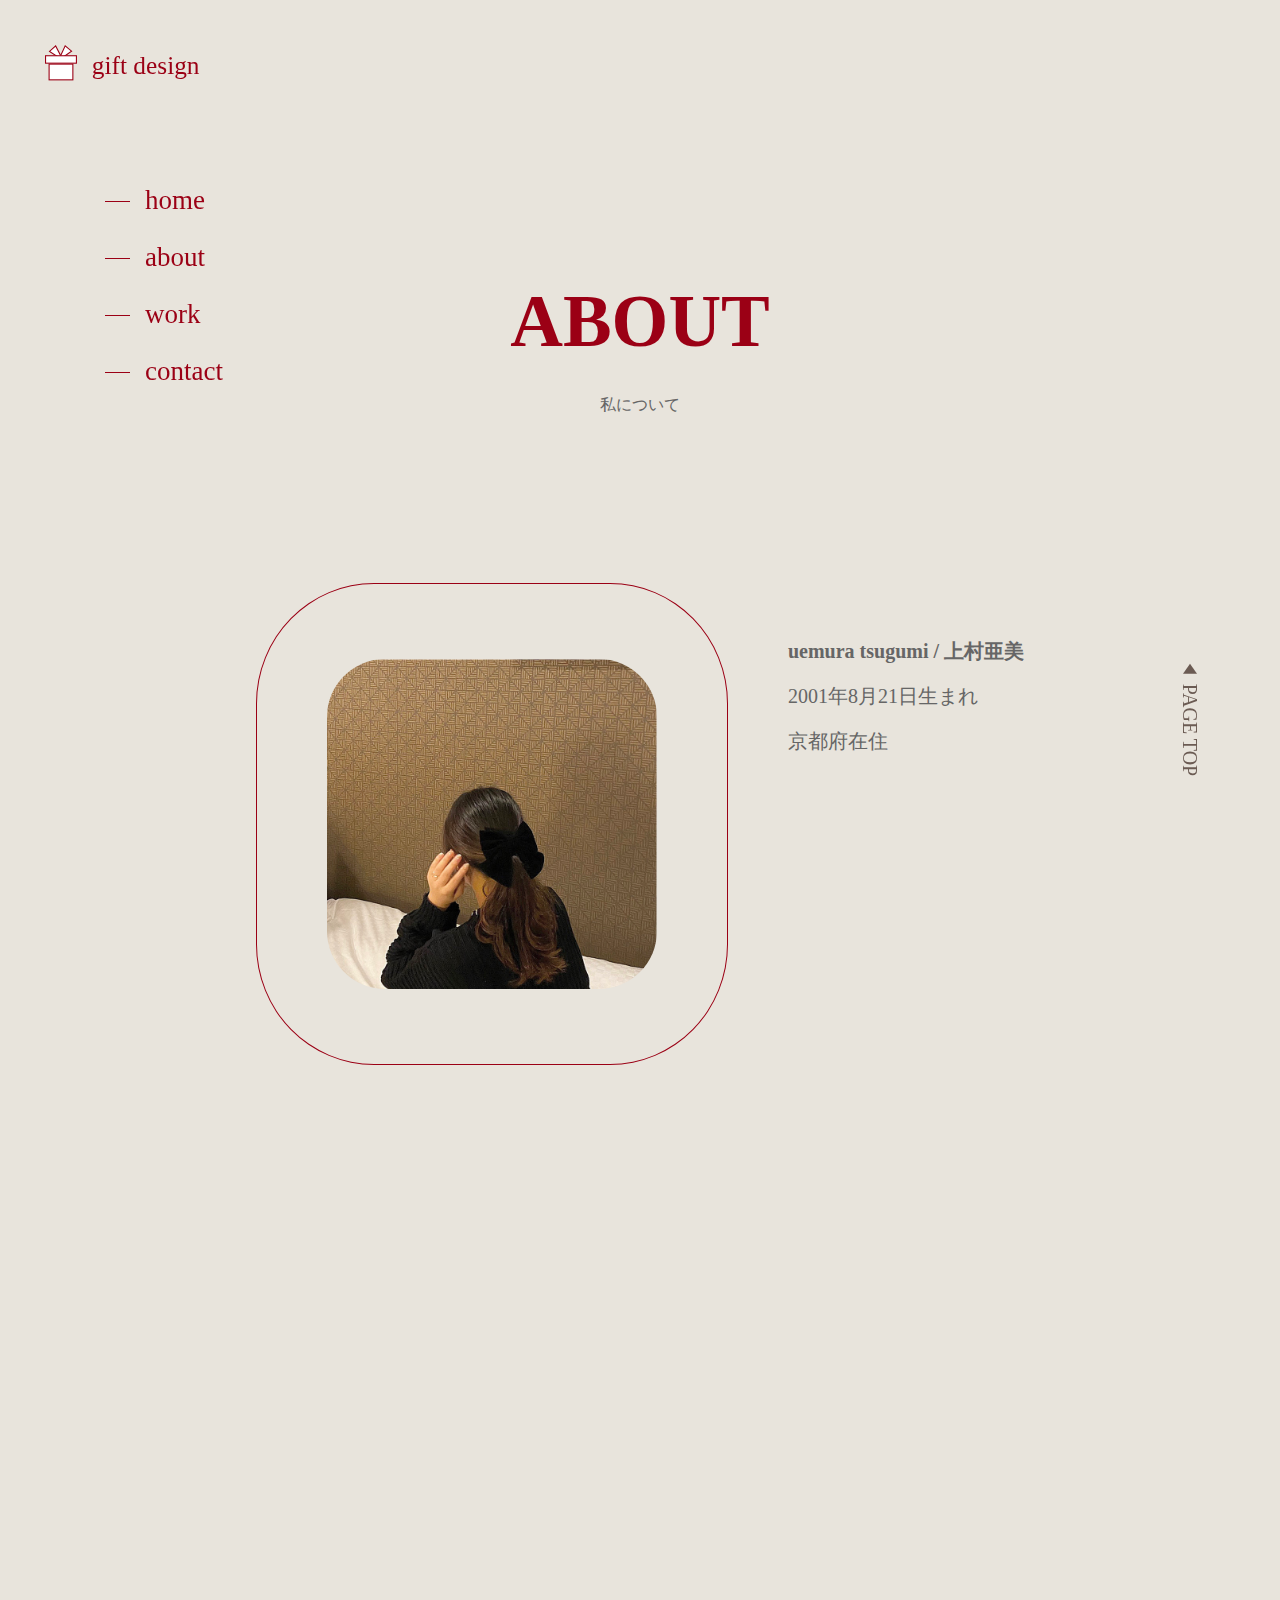
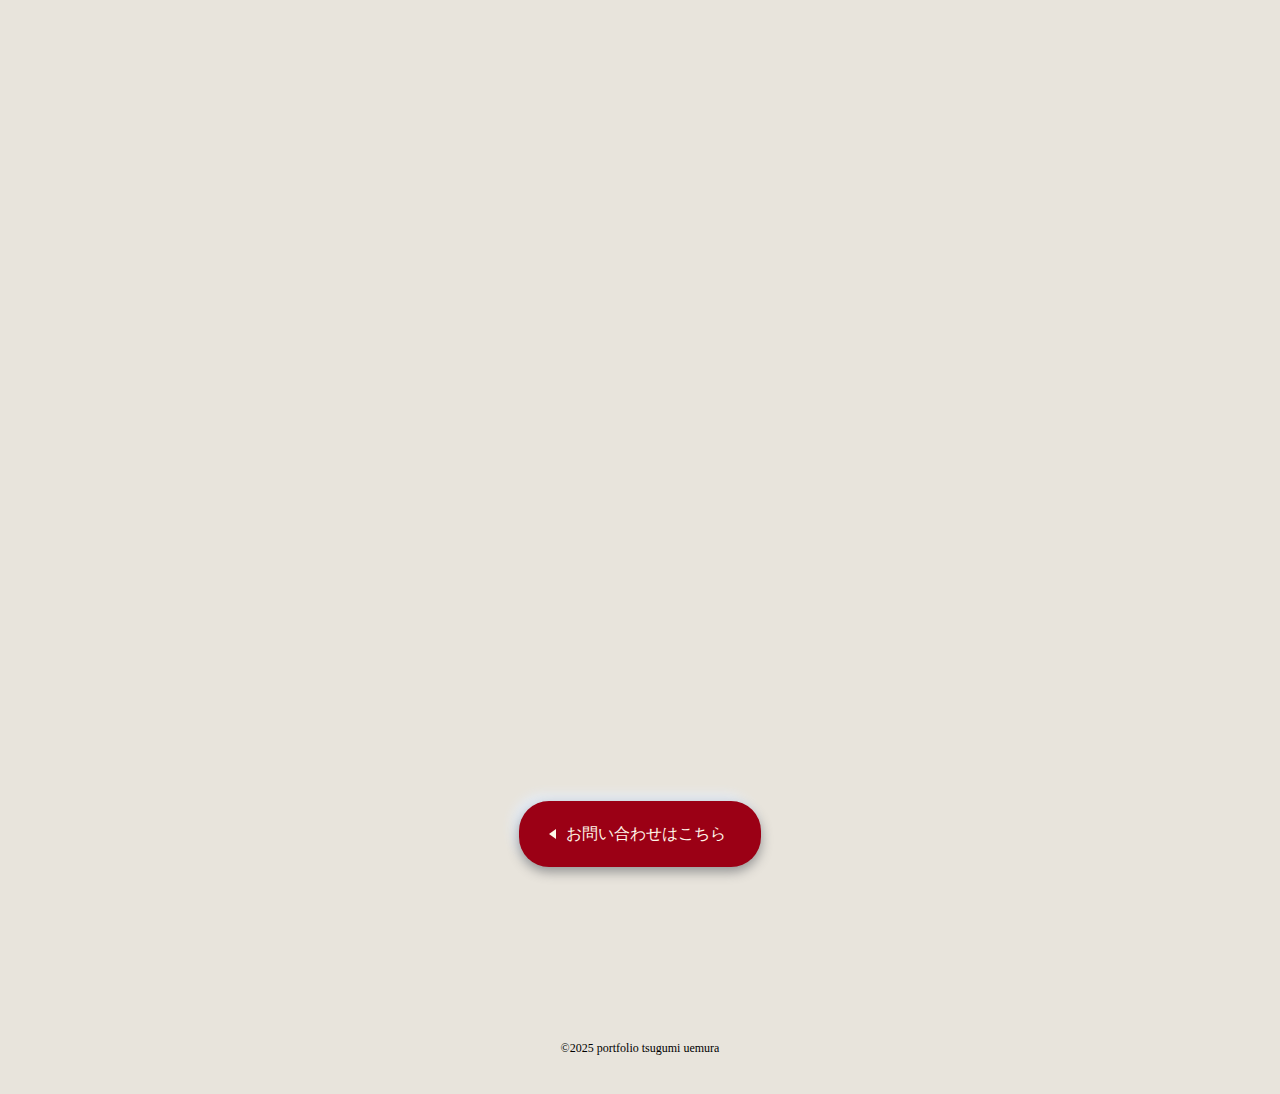
<file: about.html>
<!DOCTYPE html>
<html lang="ja">

<head>
    <meta charset="UTF-8">
    <meta name="viewport" content="width=device-width, initial-scale=1.0">
    <title>ABOUT</title>
    <link rel="icon" href="./favicon.io/favicon.ico">
    <link rel="apple-touch-icon" href="./favicon.io/apple-touch-icon.png">
    <link rel="preconnect" href="https://fonts.googleapis.com">
    <link rel="preconnect" href="https://fonts.gstatic.com" crossorigin>
    <link href="https://fonts.googleapis.com/css2?family=Zen+Old+Mincho&display=swap" rel="stylesheet">
    <link rel="stylesheet" href="./css/reset.css">
    <link rel="stylesheet" href="./css/style.css">
    <script src="https://ajax.googleapis.com/ajax/libs/jquery/3.7.1/jquery.min.js"></script>
    <script src="./jquery.inview.min.js"></script>
</head>

<body>
    <div class="sidebar">

        <div class="icon">
            <img src="images/svg_aikonn.svg" alt="アイコン">
        </div>


        <nav class="side-menu">
            <ul>
                <li><a href="index.html">home</a></li>
                <li><a href="about.html">about</a></li>
                <li><a href="works.html">work</a></li>
                <li><a href="#contact">contact</a></li>
            </ul>
        </nav>

        <div class="sp-btn">
            <span></span>
        </div>

        <nav class="sp-menu">
            <ul>
                <li><a href="index.html">home</a></li>
                <li><a href="about.html">about</a></li>
                <li><a href="works.html">work</a></li>
                <li><a href="#contact">contact</a></li>
            </ul>
        </nav>
    </div>

    <section id="about">
        <h2 class="section-title inview fadeUp">ABOUT</h2>
        <p class="section-sub inview fadeUp delay1">私について</p>

        <div class="about-profile inview fadeUp delay1">

            <div class="photo inview fadeUp delay1">
                <img src="images/1xjpg_about.jpg" alt="私の写真">
            </div>

            <div class="profile-text inview fadeUp delay1">
                <p class="profile-text1"><strong>uemura tsugumi / 上村亜美</strong></p>
                <p class="profile-text2">2001年8月21日生まれ</p>
                <p>京都府在住</p>
            </div>
        </div>

        <div class="about-message  inview fadeUp delay2">
            <p>
                元々は看護師として働いていました。<br>
                昔から、1から何かを作ったり、<br>
                好きを形にできる仕事に憧れがありました。<br>
                そんな中、現在とても需要の高いネット社会の中で<br>
                webデザインのお仕事があることを知りました。<br>
                夢をあきらめきれず、<br>
                2025年8月からデザインのオンラインスクールに通い<br>
                illustrator、Photoshopを使用したwebデザインについて<br>
                学びました。また、VScodeを使用しHTML/CSS、JavaScript、<br>
                jQueryのプログラミングも学びました。<br>
                まだまだ技術は未熟で勉強中ですが<br>
                デザインするときのわくわくを忘れず<br>
                お客様と楽しく、素敵なデザインを作っていきたいなと<br>
                思っております。
            </p>
        </div>
    </section>

    <section id="skill">
        <h2 class="section-title  inview fadeUp delay3">SKILL</h2>

        <div class="skill-list  inview fadeUp delay3">
            <div class="skill-item">
                <img src="images/svg_skill1.svg" alt="デザインアイコン">
                <h3>design</h3>
                <p>Illustrator / Photoshop</p>
            </div>

            <div class="skill-item">
                <img src="images/svg_skill2.svg" alt="スキルアイコン">
                <h3>coding</h3>
                <p>HTML / CSS / JavaScript</p>
            </div>
        </div>


        <div class="otoiawase-btn">
            <a href="index.html #contact" class="otoiawase">お問い合わせはこちら</a>
        </div>

    </section>
    <a class="pagetop" href="#" aria-label="ページの先頭へ戻る">
        <span class="pagetop_mark" aria-hidden="true"></span>
        <span class="pagetop_text">PAGE TOP</span>
    </a>
    <footer class="footer2">
        <p>©2025 portfolio tsugumi uemura</p>
    </footer>
    <script type="text/javascript">
        let submitted = false;
    </script>
    <iframe name="hidden_iframe" id="hidden_iframe" style="display: none"
        onload="if(submitted){window.location='thanks.html';}"></iframe>

    <script>


        $(function () {
            $('.sp-btn').on('click', function () {
                $('.sp-btn').toggleClass('open');
                $('.sp-menu').fadeToggle('open')
            });
        });
        // scroitop*スクロール量求められる。

        $(function () {
            $(".inview").on("inview", function (event, isInView) {
                if (isInView) {
                    $(this).stop().addClass("is-show");
                }
            });
        });

    </script>
</body>

</html>




</body>

</html>
</file>
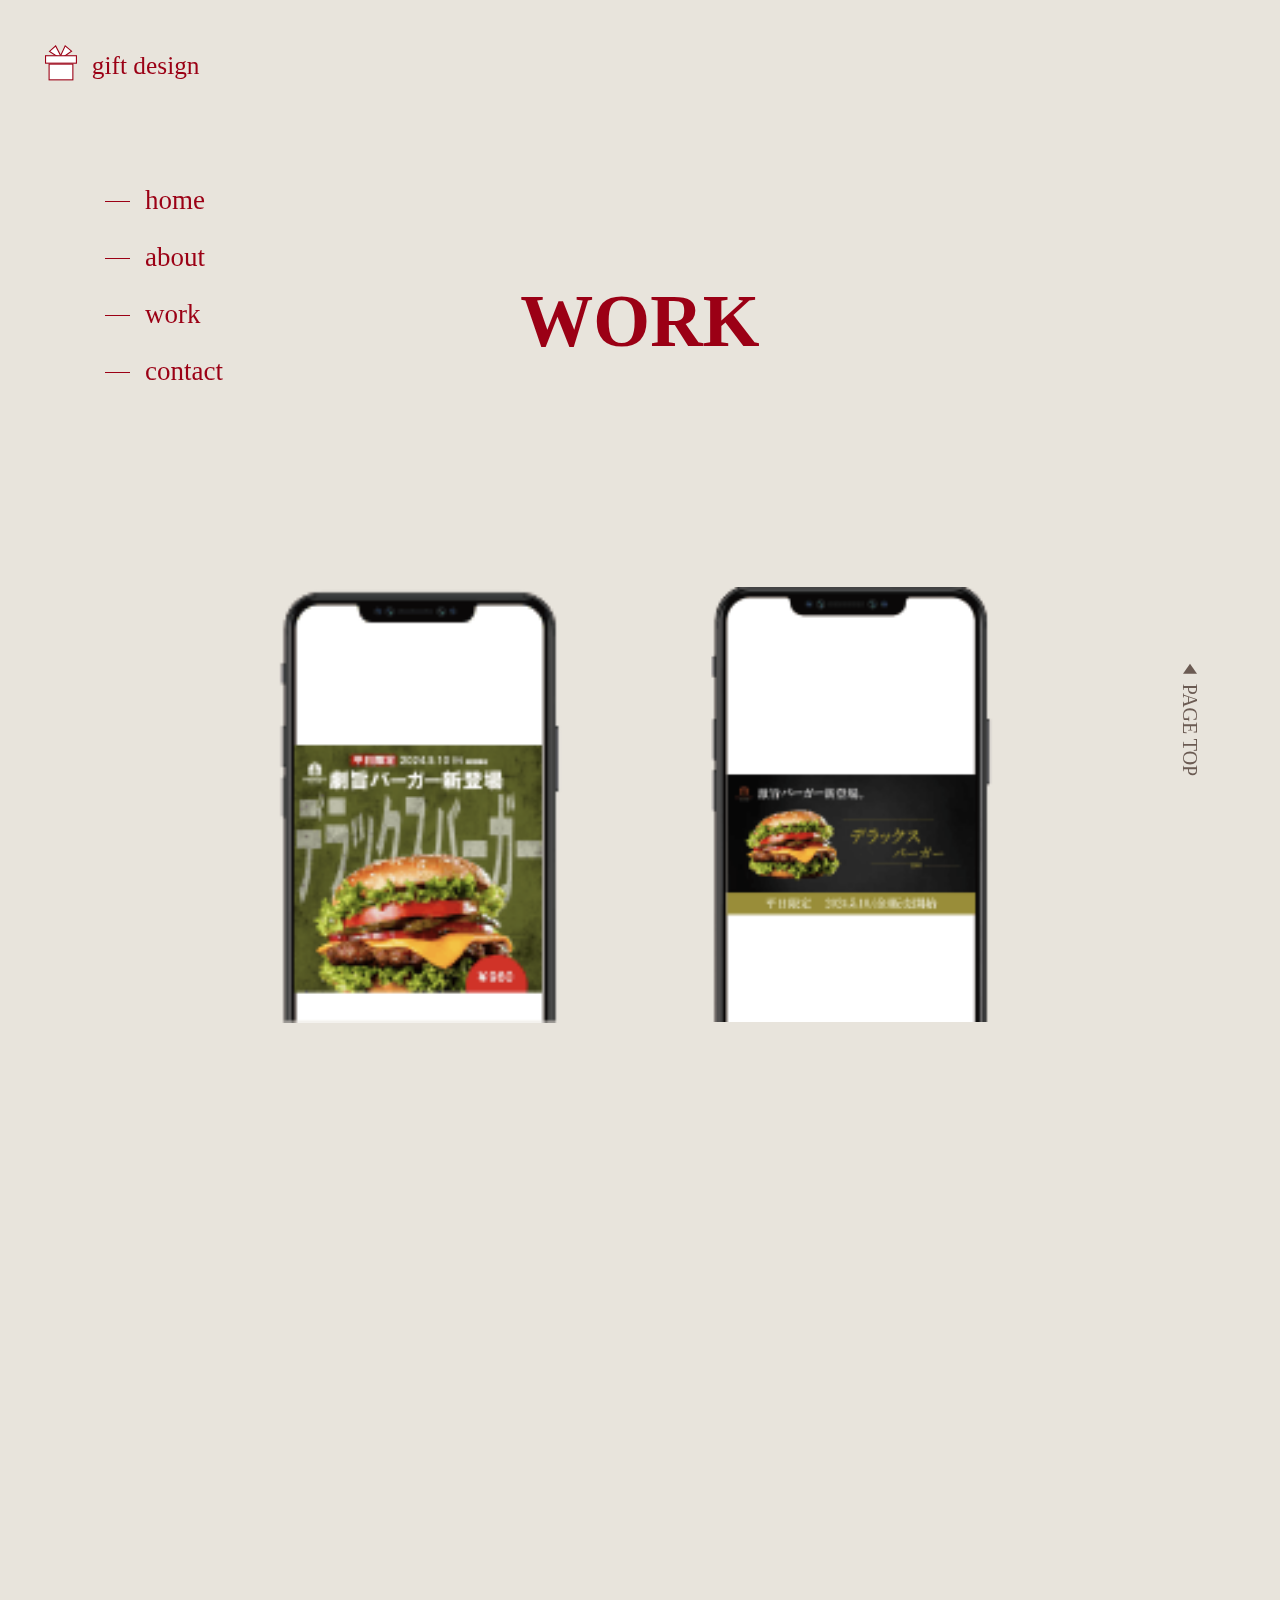
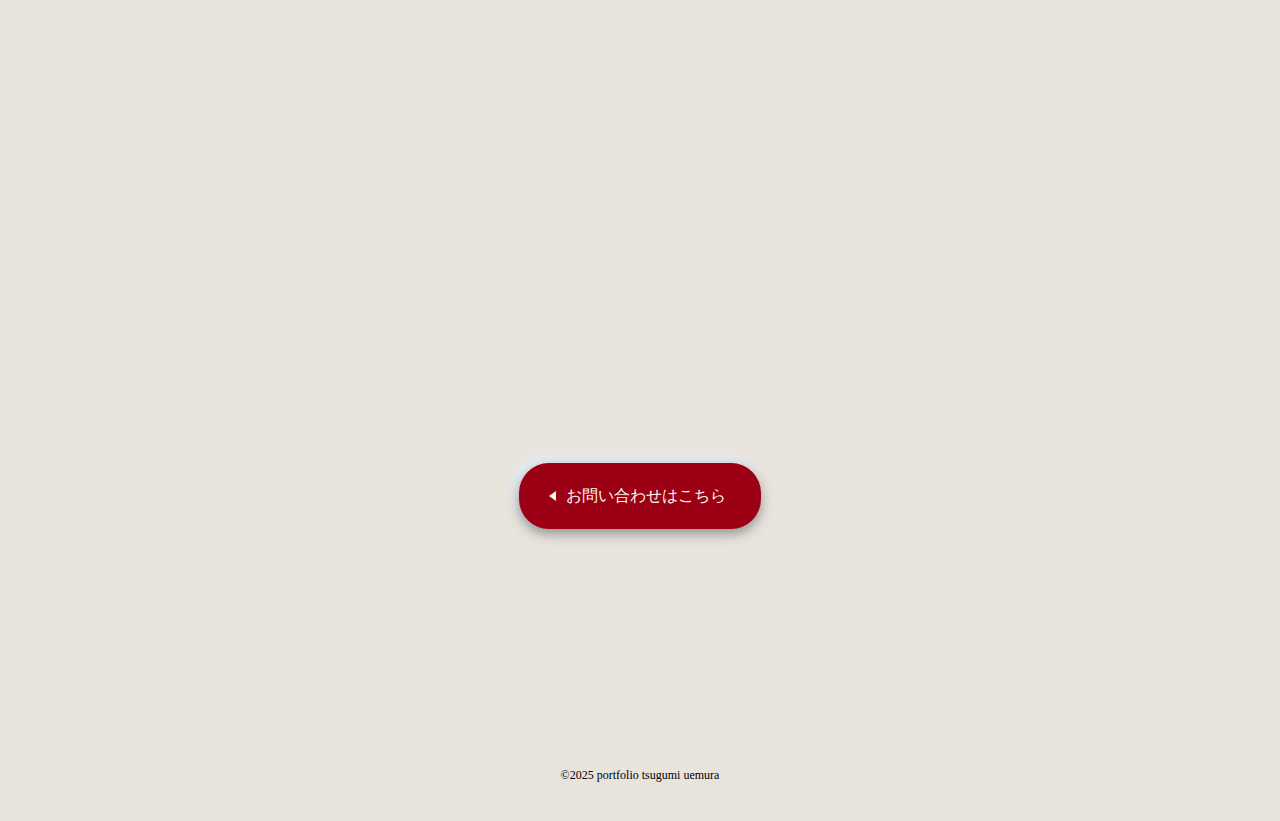
<file: ba-ga.html>
<!DOCTYPE html>
<html lang="ja">

<head>
    <meta charset="UTF-8">
    <meta name="viewport" content="width=device-width, initial-scale=1.0">
    <title>ABOUT</title>
    <link rel="icon" href="./favicon.io/favicon.ico">
    <link rel="apple-touch-icon" href="./favicon.io/apple-touch-icon.png">
    <link rel="preconnect" href="https://fonts.googleapis.com">
    <link rel="preconnect" href="https://fonts.gstatic.com" crossorigin>
    <link href="https://fonts.googleapis.com/css2?family=Zen+Old+Mincho&display=swap" rel="stylesheet">
    <link rel="stylesheet" href="./css/reset.css">
    <link rel="stylesheet" href="./css/style.css">
    <script src="https://ajax.googleapis.com/ajax/libs/jquery/3.7.1/jquery.min.js"></script>
    <script src="./jquery.inview.min.js"></script>
</head>

<body>
    <div class="sidebar">

        <div class="icon">
            <img src="images/svg_aikonn.svg" alt="アイコン">
        </div>


        <nav class="side-menu">
            <ul>
                <li><a href="index.html">home</a></li>
                <li><a href="about.html">about</a></li>
                <li><a href="works.html">work</a></li>
                <li><a href="#contact">contact</a></li>
            </ul>
        </nav>

        <div class="sp-btn">
            <span></span>
        </div>

        <nav class="sp-menu">
            <ul>
                <li><a href="index.html">home</a></li>
                <li><a href="about.html">about</a></li>
                <li><a href="works.html">work</a></li>
                <li><a href="#contact">contact</a></li>
            </ul>
        </nav>
    </div>
    <section id="work-biyousitu">

        <h2>WORK</h2>

        <div class="work_visual">
            <div class="sumaho_viwe2 inview fadeUp">
                <img src="images/ba-ga1.png" alt="ba-ga1">
            </div>

            <div class="sumaho_viwe2 inview fadeUp">
                <img src="images/ba-ga2.png" alt="ba-ga1">
            </div>
        </div>

        <div class="work-name inview fadeUp delay2">
            <span class="square"></span>
            <p>新商品「デラックスバーガー」
                <br class="br-biyousitu"> <span>web広告用バナー</span>
            </p>
        </div>

        <dl class="work-info inview fadeUp delay3">
            <div>
                <dt>カテゴリ</dt>
                <dd>バナー</dd>
            </div>

            <div>
                <dt>担当範囲</dt>
                <dd>素材集め、デザイン</dd>
            </div>

            <div>
                <dt>使用ツール</dt>
                <dd>Adobe Illustrator,Adobe Photoshop</dd>
            </div>

            <div>
                <dt>制作期間</dt>
                <dd>1週間程度</dd>
            </div>

            <div>
                <dt>制作ポイント</dt>
                <dd>新商品のハンバーガーをwebで告知するためのバナーを制作しました。 <br>主にSNSでの打ち出しを想定し、ABテストをするために <br>「高級感」「POP」の2案にて制作しております。
                    <br>「高級感」では、黒背景に金のグラデーションカラーを入れることで<br>高級感を演出しております。 <br>また,フォントは明朝体を使用し、落ち着いた印象に仕上げました。 <br>
                    「POP」では、商品写真と品名を大きく表示させることで <br>インパクトを残すようにしました。
                </dd>
            </div>
        </dl>

        <div class="otoiawase-btn_info">
            <a href="index.html #contact" class="otoiawase">お問い合わせはこちら</a>
        </div>

    </section>
    <a class="pagetop" href="#" aria-label="ページの先頭へ戻る">
        <span class="pagetop_mark" aria-hidden="true"></span>
        <span class="pagetop_text">PAGE TOP</span>
    </a>
    <footer class="footer2">
        <p>©2025 portfolio tsugumi uemura</p>
    </footer>

    <script>


        $(function () {
            $('.sp-btn').on('click', function () {
                $('.sp-btn').toggleClass('open');
                $('.sp-menu').fadeToggle('open')
            });
        });
        // scroitop*スクロール量求められる。


        $(function () {
            $(".inview").on("inview", function (event, isInView) {
                if (isInView) {
                    $(this).stop().addClass("is-show");
                }
            });
        });
    </script>
</body>

</html>
</file>
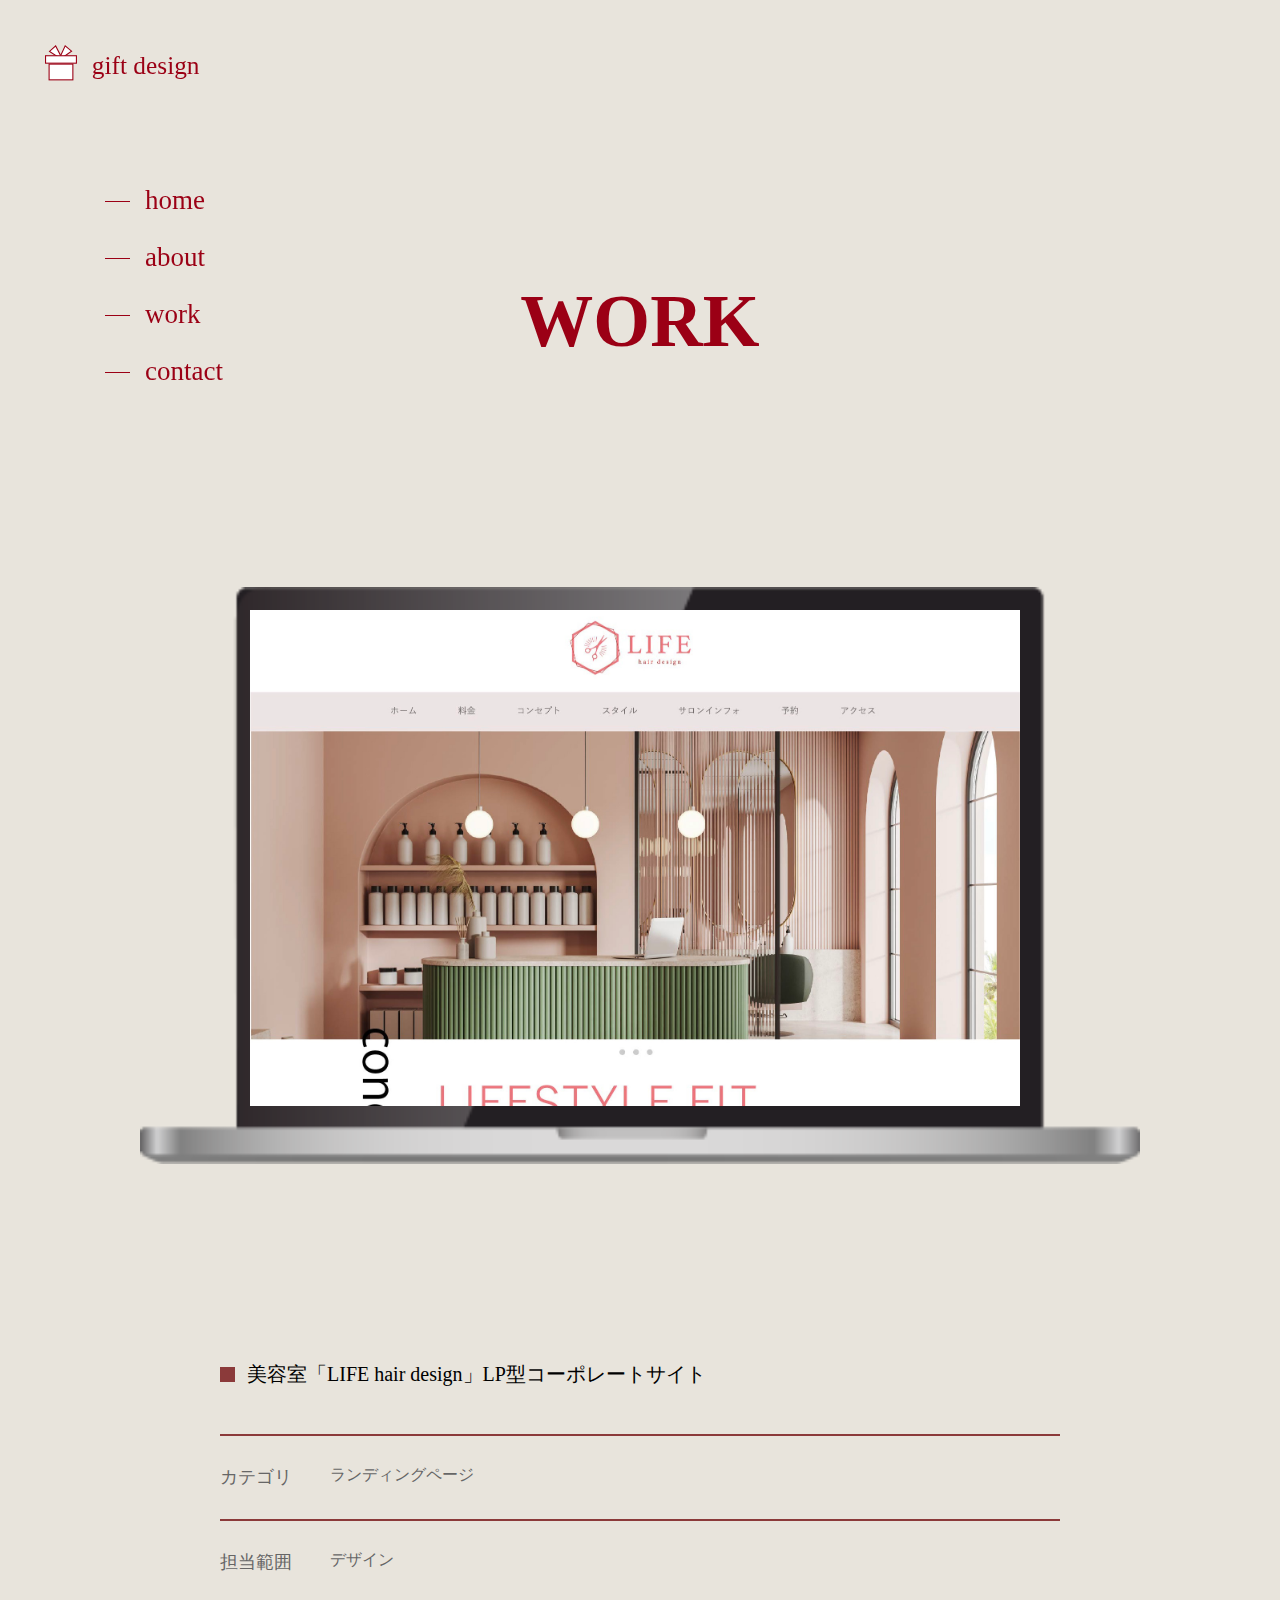
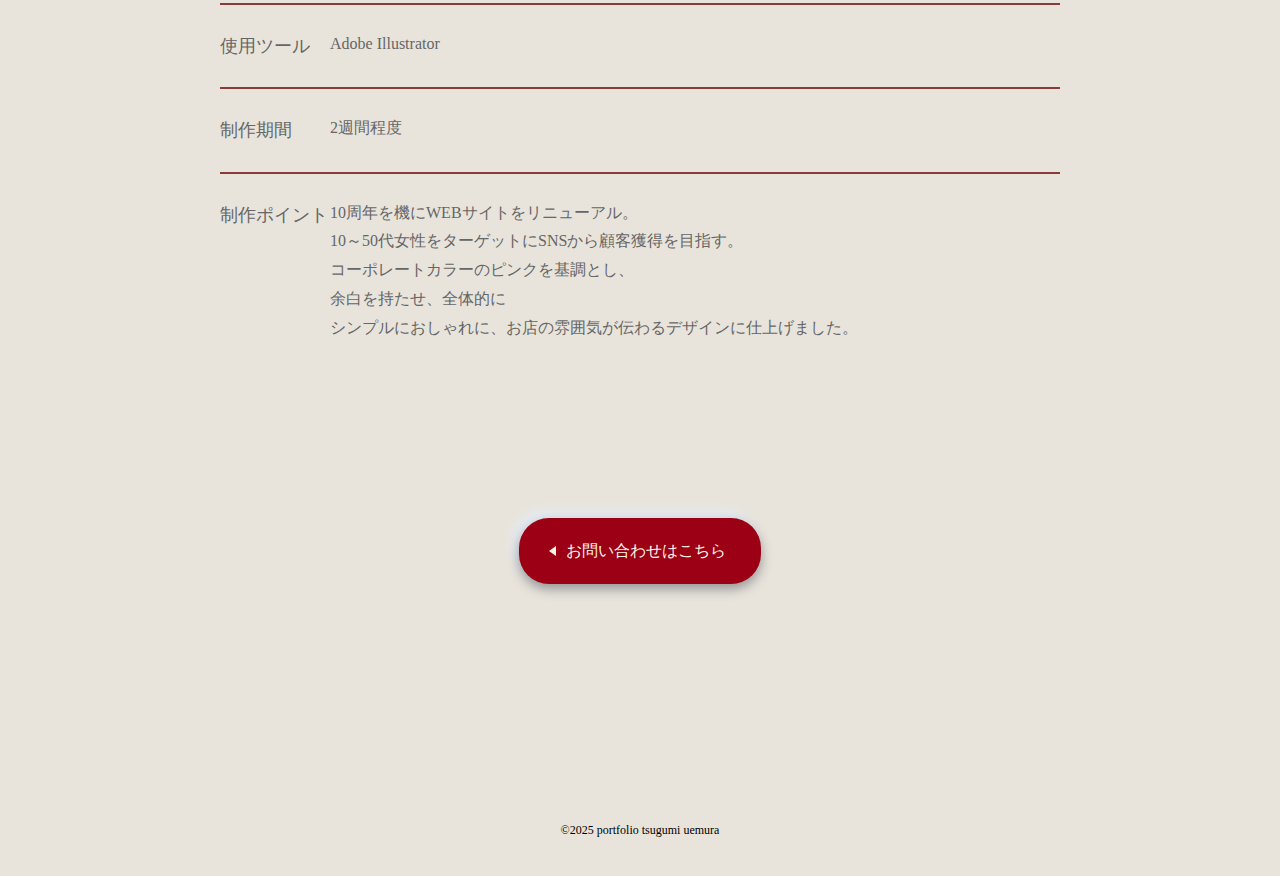
<file: biyousitu.html>
<!DOCTYPE html>
<html lang="ja">

<head>
    <meta charset="UTF-8">
    <meta name="viewport" content="width=device-width, initial-scale=1.0">
    <title>ABOUT</title>
    <link rel="preconnect" href="https://fonts.googleapis.com">
    <link rel="preconnect" href="https://fonts.gstatic.com" crossorigin>
    <link href="https://fonts.googleapis.com/css2?family=Zen+Old+Mincho&display=swap" rel="stylesheet">
    <link rel="stylesheet" href="./css/reset.css">
    <link rel="stylesheet" href="./css/style.css">
</head>

<body>
    <div class="sidebar">

        <div class="icon">
            <img src="images/svg_aikonn.svg" alt="アイコン">
        </div>
        <nav class="side-menu">
            <ul>
                <li><a href="index.html">home</a></li>
                <li><a href="about.html">about</a></li>
                <li><a href="works.html">work</a></li>
                <li><a href="#contact">contact</a></li>
            </ul>
        </nav>
    </div>

    <section id="work-biyousitu">

        <h2>WORK</h2>
        <div class="pasocon">
            <img src="images/1xpng_pasokon.png" alt="パソコン">

            <div class="biyousitu_inner">
                <img src="./images/biyousitu.jpg" alt="美容室">
            </div>
        </div>

        <div class="work-name">
            <span class="square"></span>
            <p>美容室「LIFE hair design」LP型コーポレートサイト</p>
        </div>

        <dl class="work-info">
            <div>
                <dt>カテゴリ</dt>
                <dd>ランディングページ</dd>
            </div>

            <div>
                <dt>担当範囲</dt>
                <dd>デザイン</dd>
            </div>

            <div>
                <dt>使用ツール</dt>
                <dd>Adobe Illustrator</dd>
            </div>

            <div>
                <dt>制作期間</dt>
                <dd>2週間程度</dd>
            </div>

            <div>
                <dt>制作ポイント</dt>
                <dd>10周年を機にWEBサイトをリニューアル。<br>
                    10～50代女性をターゲットにSNSから顧客獲得を目指す。<br>
                    コーポレートカラーのピンクを基調とし、<br>
                    余白を持たせ、全体的に<br>
                    シンプルにおしゃれに、お店の雰囲気が伝わるデザインに仕上げました。</dd>
            </div>
        </dl>

        <div class="otoiawase-btn_info">
            <a href="index.html #contact" class="otoiawase">お問い合わせはこちら</a>
        </div>

    </section>
    <footer class="footer2">
        <p>©2025 portfolio tsugumi uemura</p>
    </footer>

</body>

</html>
</file>
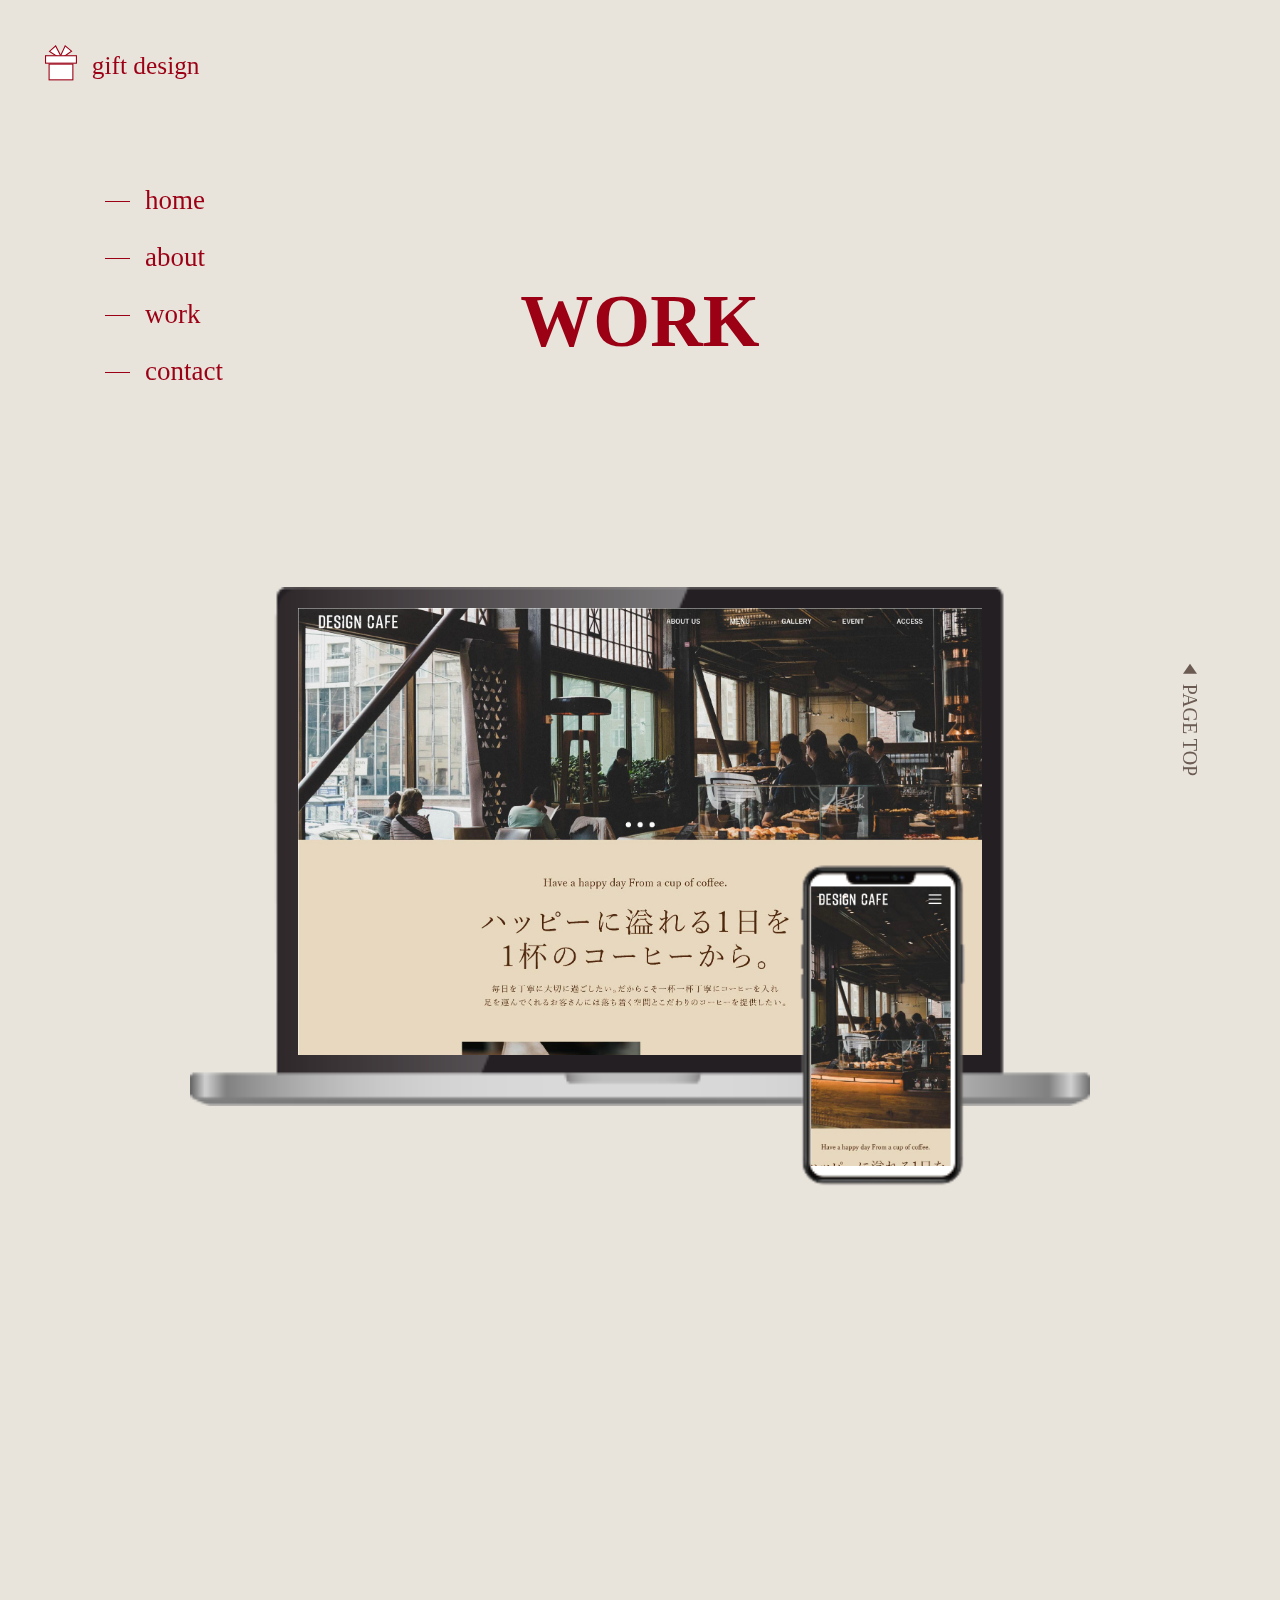
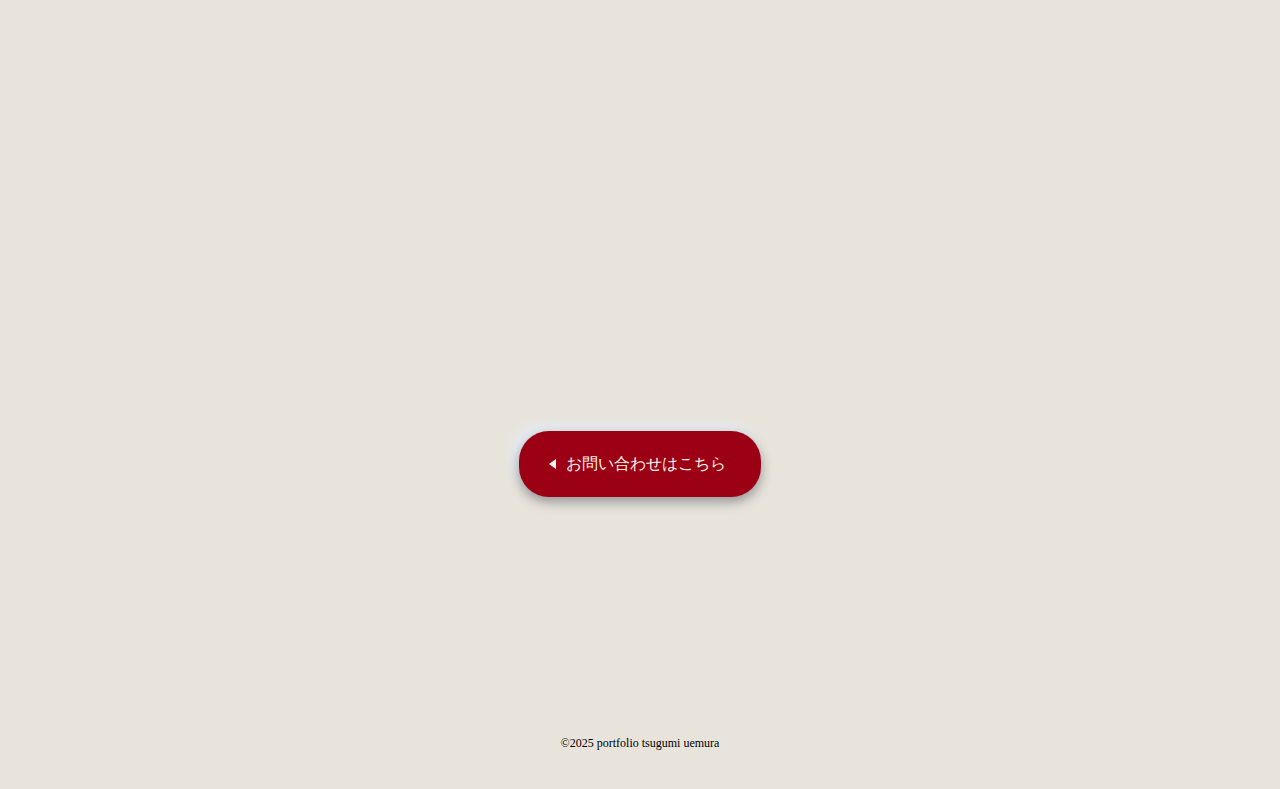
<file: cafe.html>
<!DOCTYPE html>
<html lang="ja">

<head>
    <meta charset="UTF-8">
    <meta name="viewport" content="width=device-width, initial-scale=1.0">
    <title>ABOUT</title>
    <link rel="icon" href="./favicon.io/favicon.ico">
    <link rel="apple-touch-icon" href="./favicon.io/apple-touch-icon.png">
    <link rel="preconnect" href="https://fonts.googleapis.com">
    <link rel="preconnect" href="https://fonts.gstatic.com" crossorigin>
    <link href="https://fonts.googleapis.com/css2?family=Zen+Old+Mincho&display=swap" rel="stylesheet">
    <link rel="stylesheet" href="./css/reset.css">
    <link rel="stylesheet" href="./css/style.css">
    <script src="https://ajax.googleapis.com/ajax/libs/jquery/3.7.1/jquery.min.js"></script>
    <script src="./jquery.inview.min.js"></script>
</head>

<body>
    <div class="sidebar">

        <div class="icon">
            <img src="images/svg_aikonn.svg" alt="アイコン">
        </div>


        <nav class="side-menu">
            <ul>
                <li><a href="index.html">home</a></li>
                <li><a href="about.html">about</a></li>
                <li><a href="works.html">work</a></li>
                <li><a href="#contact">contact</a></li>
            </ul>
        </nav>

        <div class="sp-btn">
            <span></span>
        </div>

        <nav class="sp-menu">
            <ul>
                <li><a href="index.html">home</a></li>
                <li><a href="about.html">about</a></li>
                <li><a href="works.html">work</a></li>
                <li><a href="#contact">contact</a></li>
            </ul>
        </nav>
    </div>
    <section id="work-workers">

        <h2>WORK</h2>
        <div class="pasocon  inview fadeUp">
            <img src="images/1xpng_pasokon.png" alt="パソコン">

            <div class="workers_inner">
                <img src="images/cafe.jpg" alt="workersパソコン">
            </div>

            <div class="sumaho  inview fadeUp">
                <img src="images/1xjpg_sumaho.png" alt="スマホ">

                <div class="workers_sumaho_inner">
                    <img src="images/cafe_sp.jpg" alt="workwrsスマホの中身">
                </div>

            </div>
        </div>

        <div class="work-name inview fadeUp delay1">
            <span class="square"></span>
            <p>カフェ「design cafe」<br>LP型コーポレートサイト</p>
        </div>

        <dl class="work-info inview fadeUp delay2">
            <div>
                <dt>カテゴリ</dt>
                <dd>ランディングページ</dd>
            </div>

            <div>
                <dt>担当範囲</dt>
                <dd>コーディング</dd>
            </div>

            <div>
                <dt>使用ツール</dt>
                <dd>HTML / CSS / JavaScript / jQuery/VS Code / GitHub</dd>
            </div>

            <div>
                <dt>制作期間</dt>
                <dd>2週間程度</dd>
            </div>

            <div>
                <dt>制作ポイント</dt>
                <dd>タブレットやスマートフォンでの閲覧もできるよう、 <br>レスポンシブ対応となっています。 <br>また、jQueryを用いてハンバーガーメニューや <br>画像スライダーを実装しています。</dd>
            </div>
        </dl>

        <div class="otoiawase-btn_info">
            <a href="index.html #contact" class="otoiawase">お問い合わせはこちら</a>
        </div>

    </section>
    <a class="pagetop" href="#" aria-label="ページの先頭へ戻る">
        <span class="pagetop_mark" aria-hidden="true"></span>
        <span class="pagetop_text">PAGE TOP</span>
    </a>
    <footer class="footer2">
        <p>©2025 portfolio tsugumi uemura</p>
    </footer>

    <script>


        $(function () {
            $('.sp-btn').on('click', function () {
                $('.sp-btn').toggleClass('open');
                $('.sp-menu').fadeToggle('open')
            });
        });
        // scroitop*スクロール量求められる。

        $(function () {
            $(".inview").on("inview", function (event, isInView) {
                if (isInView) {
                    $(this).stop().addClass("is-show");
                }
            });
        });
    </script>
</body>

</html>
</file>
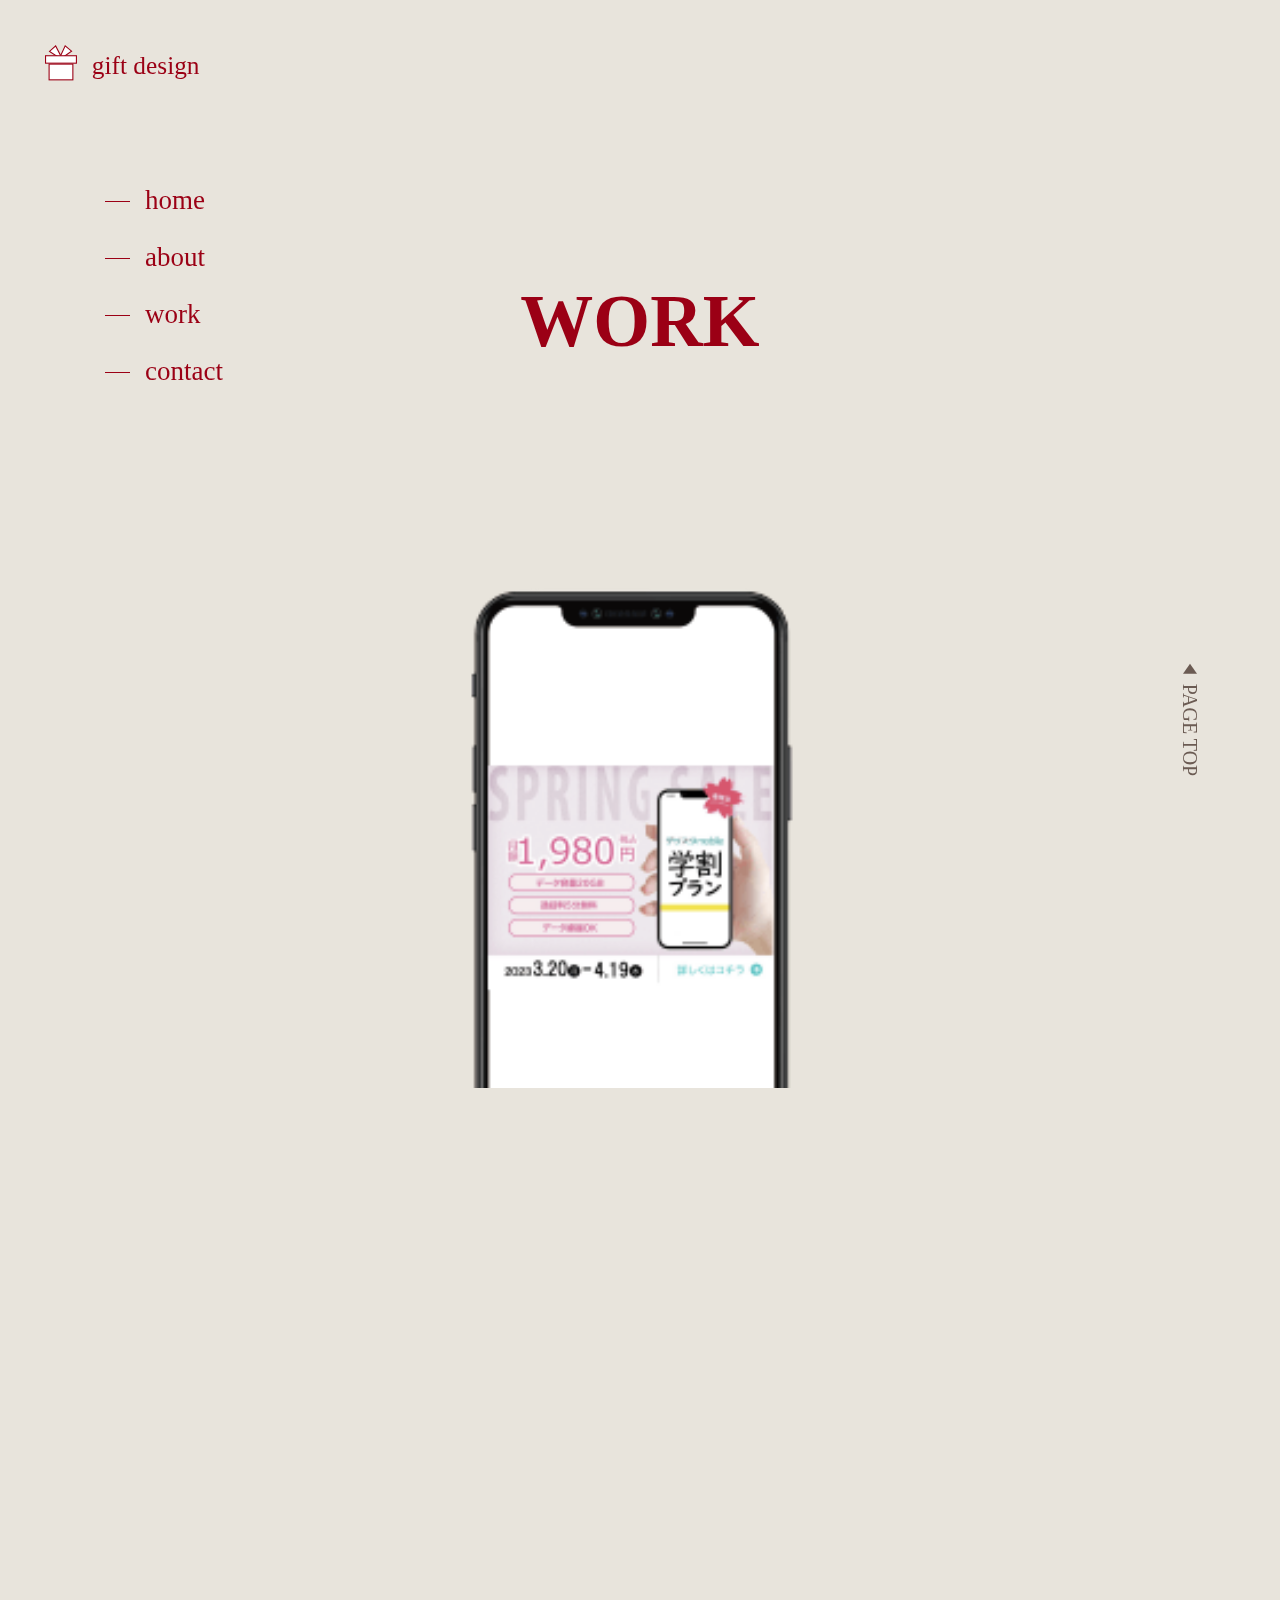
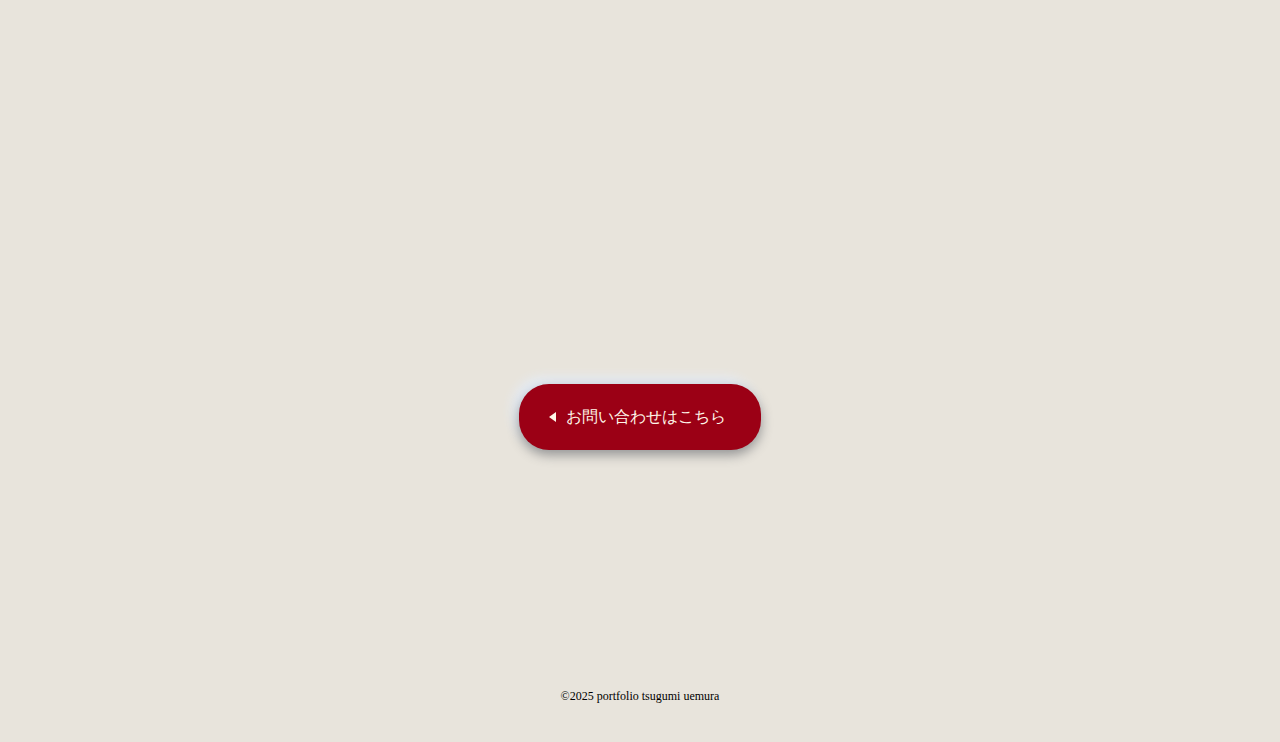
<file: gakuwari.html>
<!DOCTYPE html>
<html lang="ja">

<head>
    <meta charset="UTF-8">
    <meta name="viewport" content="width=device-width, initial-scale=1.0">
    <title>ABOUT</title>
    <link rel="icon" href="./favicon.io/favicon.ico">
    <link rel="apple-touch-icon" href="./favicon.io/apple-touch-icon.png">
    <link rel="preconnect" href="https://fonts.googleapis.com">
    <link rel="preconnect" href="https://fonts.gstatic.com" crossorigin>
    <link href="https://fonts.googleapis.com/css2?family=Zen+Old+Mincho&display=swap" rel="stylesheet">
    <link rel="stylesheet" href="./css/reset.css">
    <link rel="stylesheet" href="./css/style.css">
    <script src="https://ajax.googleapis.com/ajax/libs/jquery/3.7.1/jquery.min.js"></script>
    <script src="./jquery.inview.min.js"></script>
</head>

<body>
    <div class="sidebar">

        <div class="icon">
            <img src="images/svg_aikonn.svg" alt="アイコン">
        </div>


        <nav class="side-menu">
            <ul>
                <li><a href="index.html">home</a></li>
                <li><a href="about.html">about</a></li>
                <li><a href="works.html">work</a></li>
                <li><a href="#contact">contact</a></li>
            </ul>
        </nav>

        <div class="sp-btn">
            <span></span>
        </div>

        <nav class="sp-menu">
            <ul>
                <li><a href="index.html">home</a></li>
                <li><a href="about.html">about</a></li>
                <li><a href="works.html">work</a></li>
                <li><a href="#contact">contact</a></li>
            </ul>
        </nav>
    </div>
    <section id="work-biyousitu">

        <h2>WORK</h2>
        <div class="sumaho_viwe inview fadeUp">
            <img src="images/gakuwari.png" alt="gakuwari">
        </div>

        <div class="work-name inview fadeUp delay2">
            <span class="square"></span>
            <p>スマホ学割プラン<br class="br-biyousitu"> <span>web広告用バナー</span></p>
        </div>

        <dl class="work-info inview fadeUp delay3">
            <div>
                <dt>カテゴリ</dt>
                <dd>バナー</dd>
            </div>

            <div>
                <dt>担当範囲</dt>
                <dd>デザインのトレース</dd>
            </div>

            <div>
                <dt>使用ツール</dt>
                <dd>Adobe Illustrator</dd>
            </div>

            <div>
                <dt>制作期間</dt>
                <dd>2週間程度</dd>
            </div>

            <div>
                <dt>制作ポイント</dt>
                <dd>春のキャンペーンバナーをトレースしました。 <br>
                    文字縁取り、グラデーション、 <br>メッシュツールを使用して制作しました。</dd>
            </div>
        </dl>

        <div class="otoiawase-btn_info">
            <a href="index.html #contact" class="otoiawase">お問い合わせはこちら</a>
        </div>

    </section>
    <a class="pagetop" href="#" aria-label="ページの先頭へ戻る">
        <span class="pagetop_mark" aria-hidden="true"></span>
        <span class="pagetop_text">PAGE TOP</span>
    </a>
    <footer class="footer2">
        <p>©2025 portfolio tsugumi uemura</p>
    </footer>

    <script>


        $(function () {
            $('.sp-btn').on('click', function () {
                $('.sp-btn').toggleClass('open');
                $('.sp-menu').fadeToggle('open')
            });
        });
        // scroitop*スクロール量求められる。


        $(function () {
            $(".inview").on("inview", function (event, isInView) {
                if (isInView) {
                    $(this).stop().addClass("is-show");
                }
            });
        });
    </script>
</body>

</html>
</file>
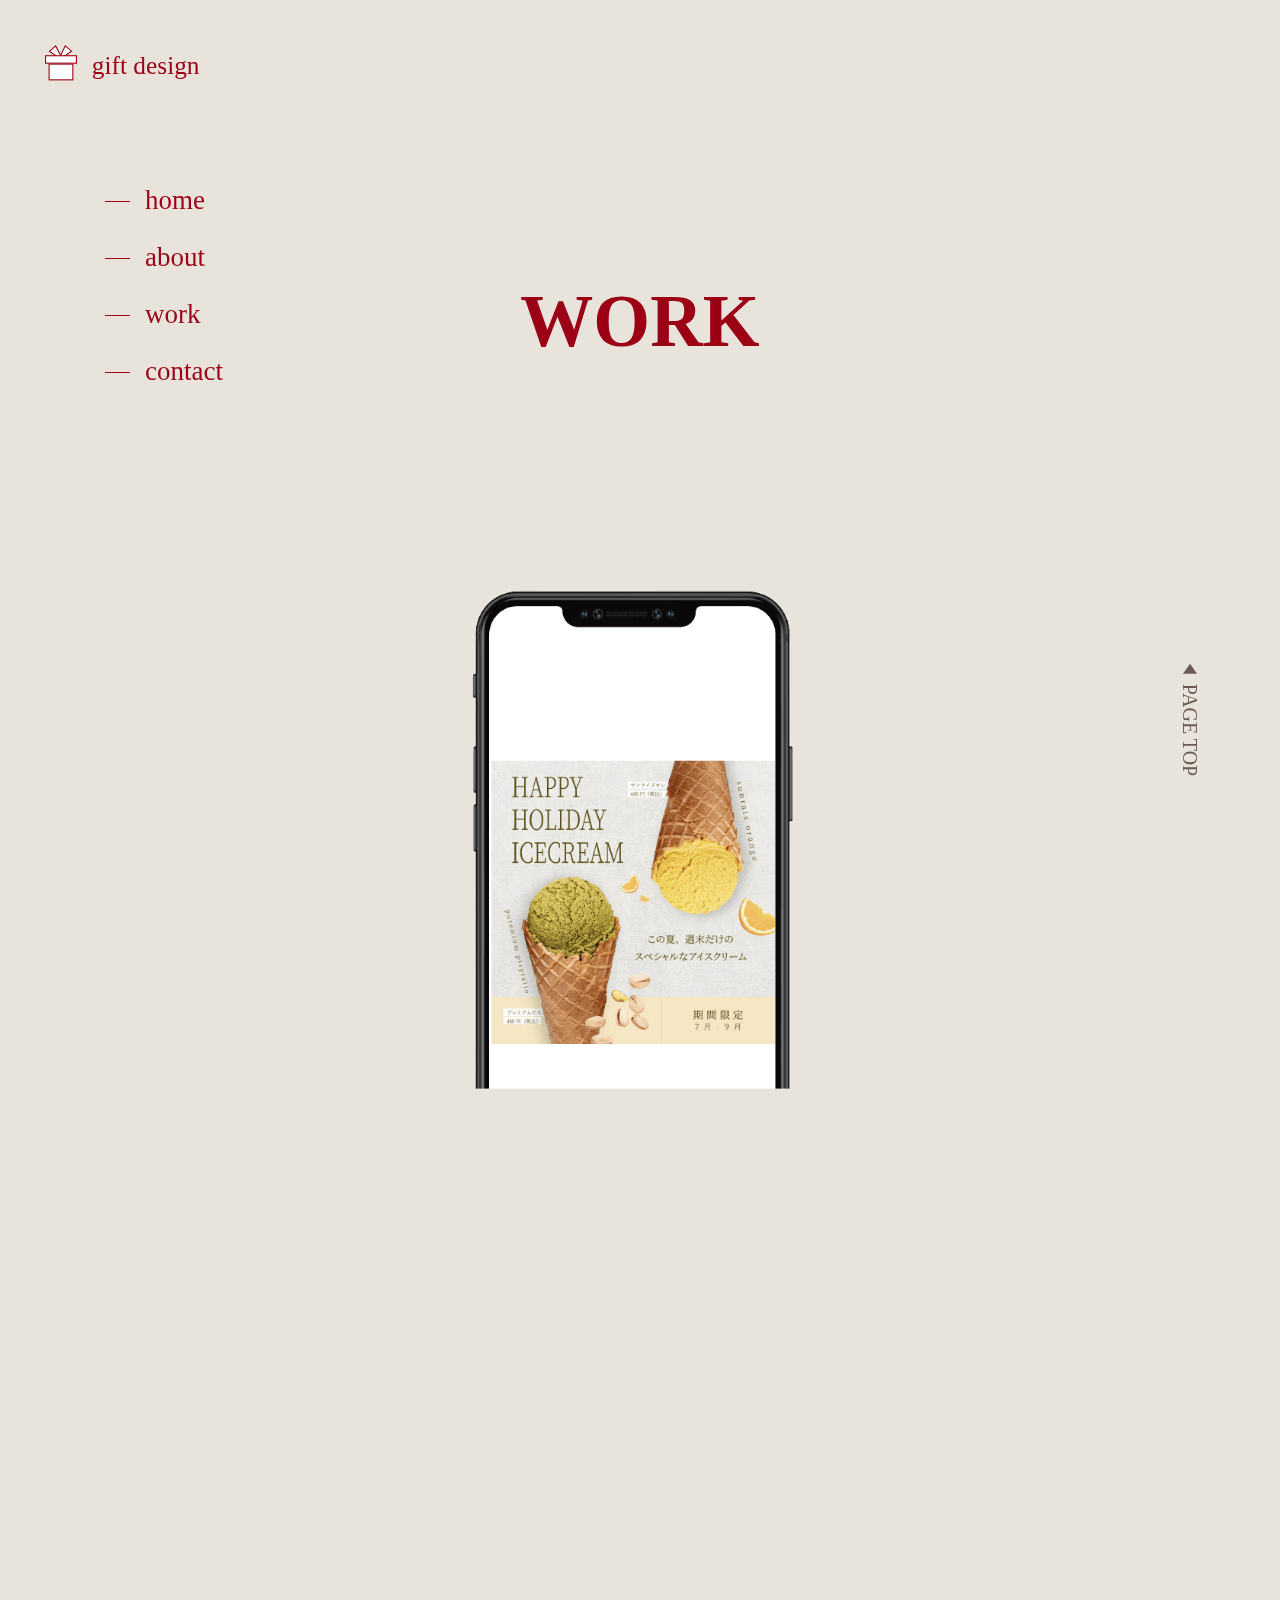
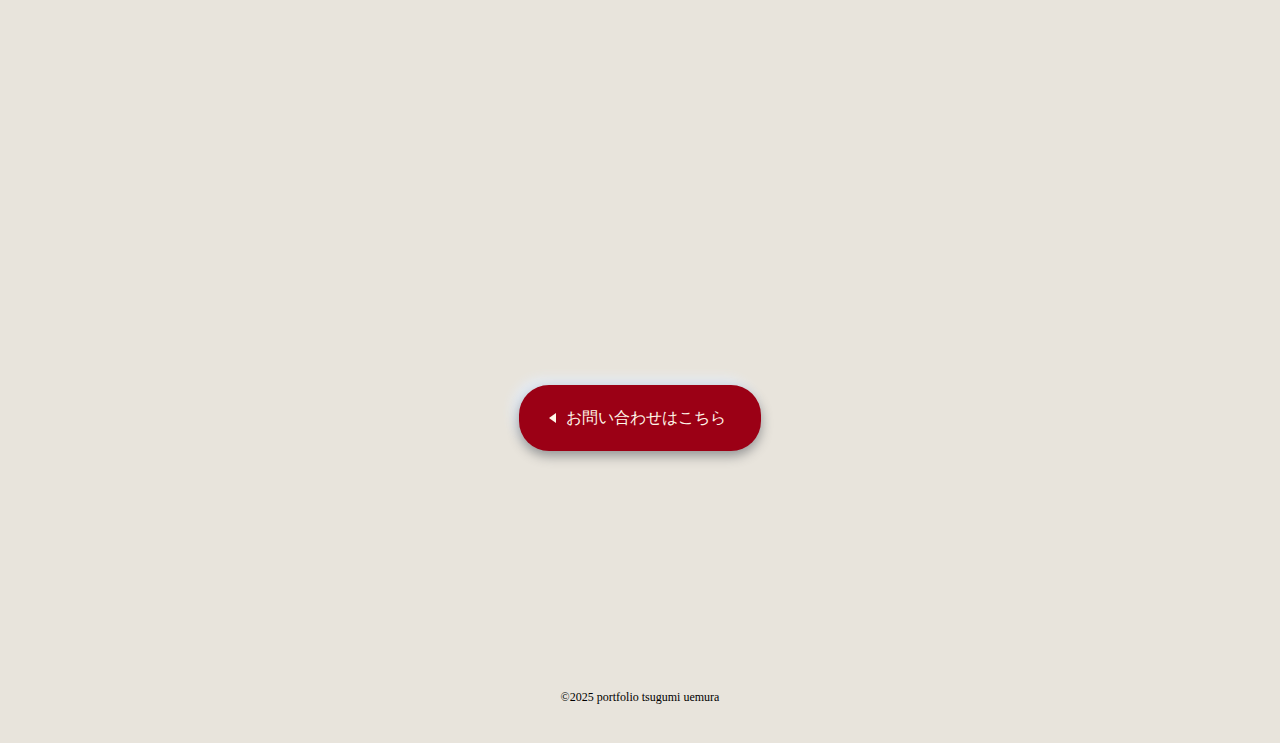
<file: ice.html>
<!DOCTYPE html>
<html lang="ja">

<head>
    <meta charset="UTF-8">
    <meta name="viewport" content="width=device-width, initial-scale=1.0">
    <title>ABOUT</title>
    <link rel="icon" href="./favicon.io/favicon.ico">
    <link rel="apple-touch-icon" href="./favicon.io/apple-touch-icon.png">
    <link rel="preconnect" href="https://fonts.googleapis.com">
    <link rel="preconnect" href="https://fonts.gstatic.com" crossorigin>
    <link href="https://fonts.googleapis.com/css2?family=Zen+Old+Mincho&display=swap" rel="stylesheet">
    <link rel="stylesheet" href="./css/reset.css">
    <link rel="stylesheet" href="./css/style.css">
    <script src="https://ajax.googleapis.com/ajax/libs/jquery/3.7.1/jquery.min.js"></script>
    <script src="./jquery.inview.min.js"></script>
</head>

<body>
    <div class="sidebar">

        <div class="icon">
            <img src="images/svg_aikonn.svg" alt="アイコン">
        </div>


        <nav class="side-menu">
            <ul>
                <li><a href="index.html">home</a></li>
                <li><a href="about.html">about</a></li>
                <li><a href="works.html">work</a></li>
                <li><a href="#contact">contact</a></li>
            </ul>
        </nav>

        <div class="sp-btn">
            <span></span>
        </div>

        <nav class="sp-menu">
            <ul>
                <li><a href="index.html">home</a></li>
                <li><a href="about.html">about</a></li>
                <li><a href="works.html">work</a></li>
                <li><a href="#contact">contact</a></li>
            </ul>
        </nav>
    </div>
    <section id="work-biyousitu">

        <h2>WORK</h2>
        <div class="sumaho_viwe inview fadeUp">
            <img src="images/ice.png" alt="ice">
        </div>

        <div class="work-name inview fadeUp delay2">
            <span class="square"></span>
            <p>美容室「LIFE hair design」<br class="br-biyousitu"> <span> LP型コーポレートサイト</span></p>
        </div>

        <dl class="work-info inview fadeUp delay3">
            <div>
                <dt>カテゴリ</dt>
                <dd>バナー</dd>
            </div>

            <div>
                <dt>担当範囲</dt>
                <dd>デザイン</dd>
            </div>

            <div>
                <dt>使用ツール</dt>
                <dd>Adobe Illustrator</dd>
            </div>

            <div>
                <dt>制作期間</dt>
                <dd>2週間程度</dd>
            </div>

            <div>
                <dt>制作ポイント</dt>
                <dd>期間限定のアイスクリームを宣伝するためのバナーを作成しました。<br>
                    アイスの色味が引き立つように <br>全体的にシンプルなカフェライクなテイストに仕上げました。</dd>
            </div>
        </dl>

        <div class="otoiawase-btn_info">
            <a href="index.html #contact" class="otoiawase">お問い合わせはこちら</a>
        </div>

    </section>
    <a class="pagetop" href="#" aria-label="ページの先頭へ戻る">
        <span class="pagetop_mark" aria-hidden="true"></span>
        <span class="pagetop_text">PAGE TOP</span>
    </a>
    <footer class="footer2">
        <p>©2025 portfolio tsugumi uemura</p>
    </footer>

    <script>


        $(function () {
            $('.sp-btn').on('click', function () {
                $('.sp-btn').toggleClass('open');
                $('.sp-menu').fadeToggle('open')
            });
        });
        // scroitop*スクロール量求められる。


        $(function () {
            $(".inview").on("inview", function (event, isInView) {
                if (isInView) {
                    $(this).stop().addClass("is-show");
                }
            });
        });
    </script>
</body>

</html>
</file>
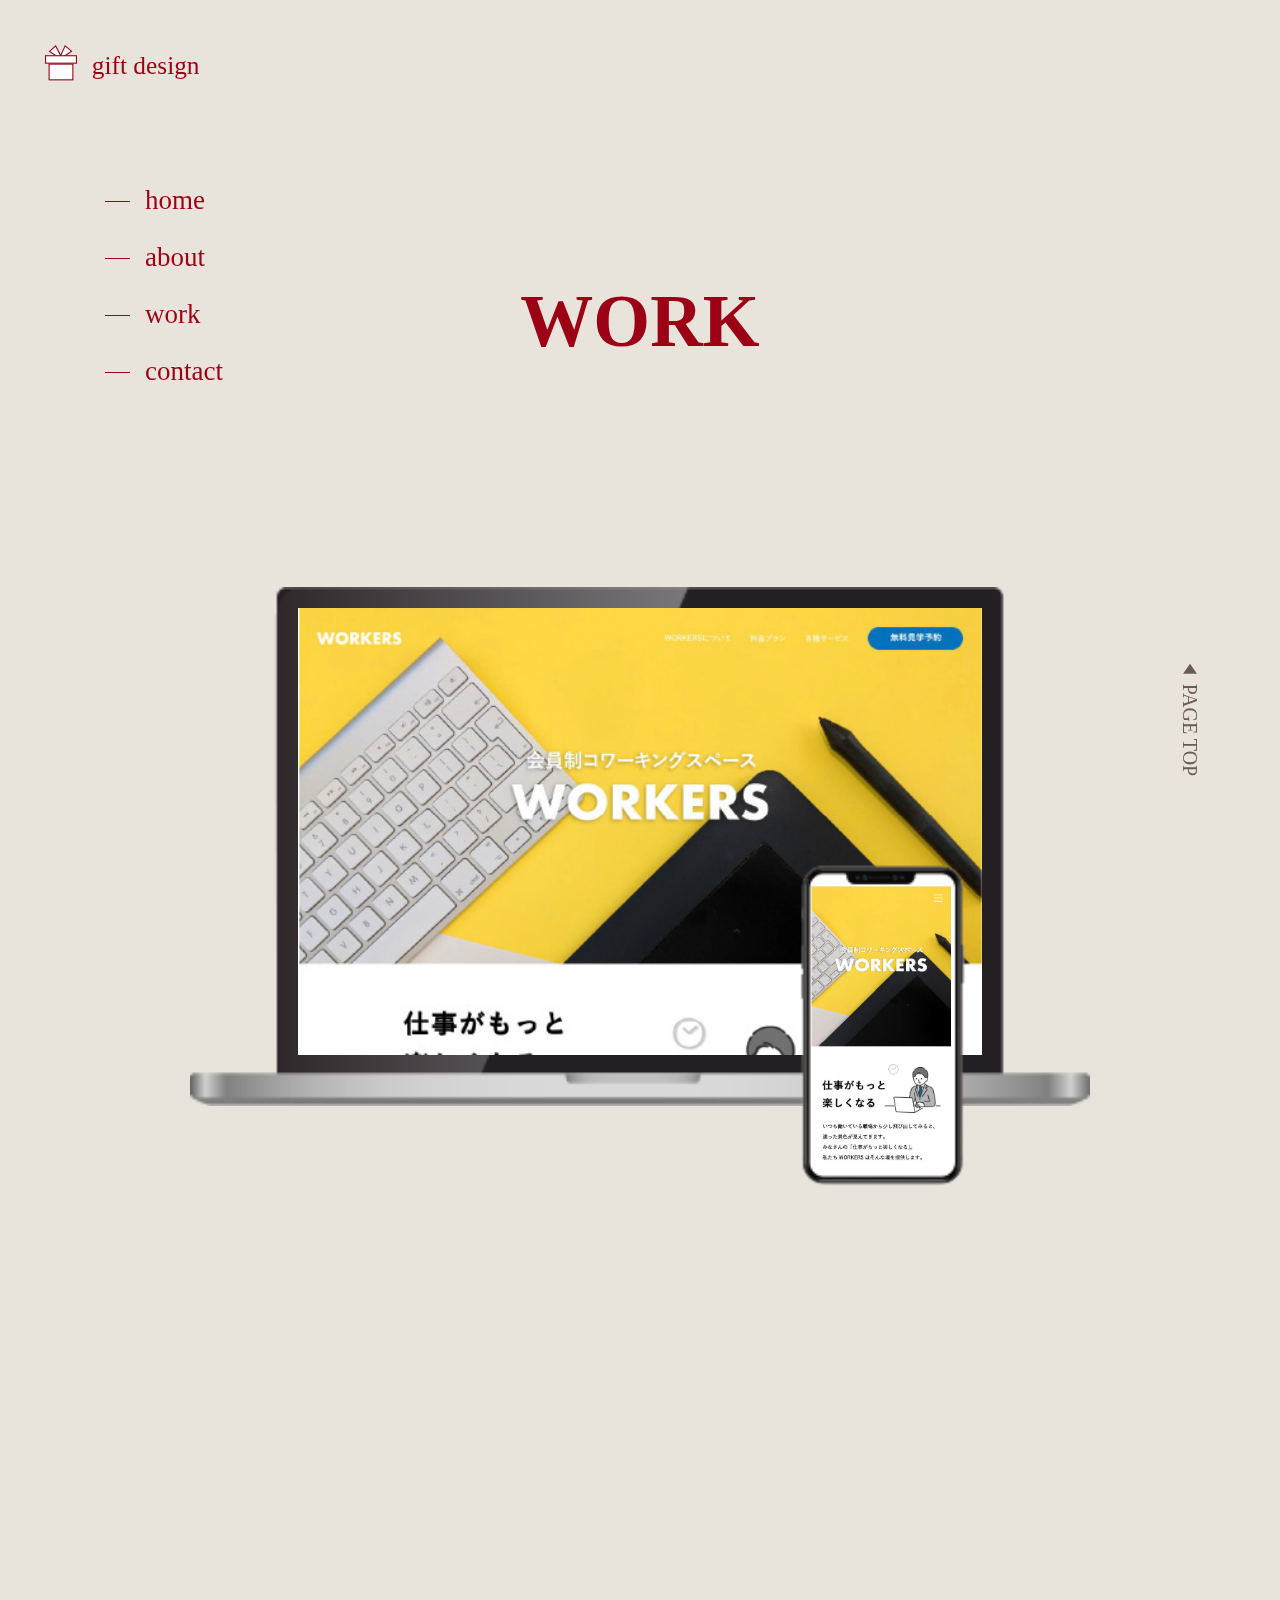
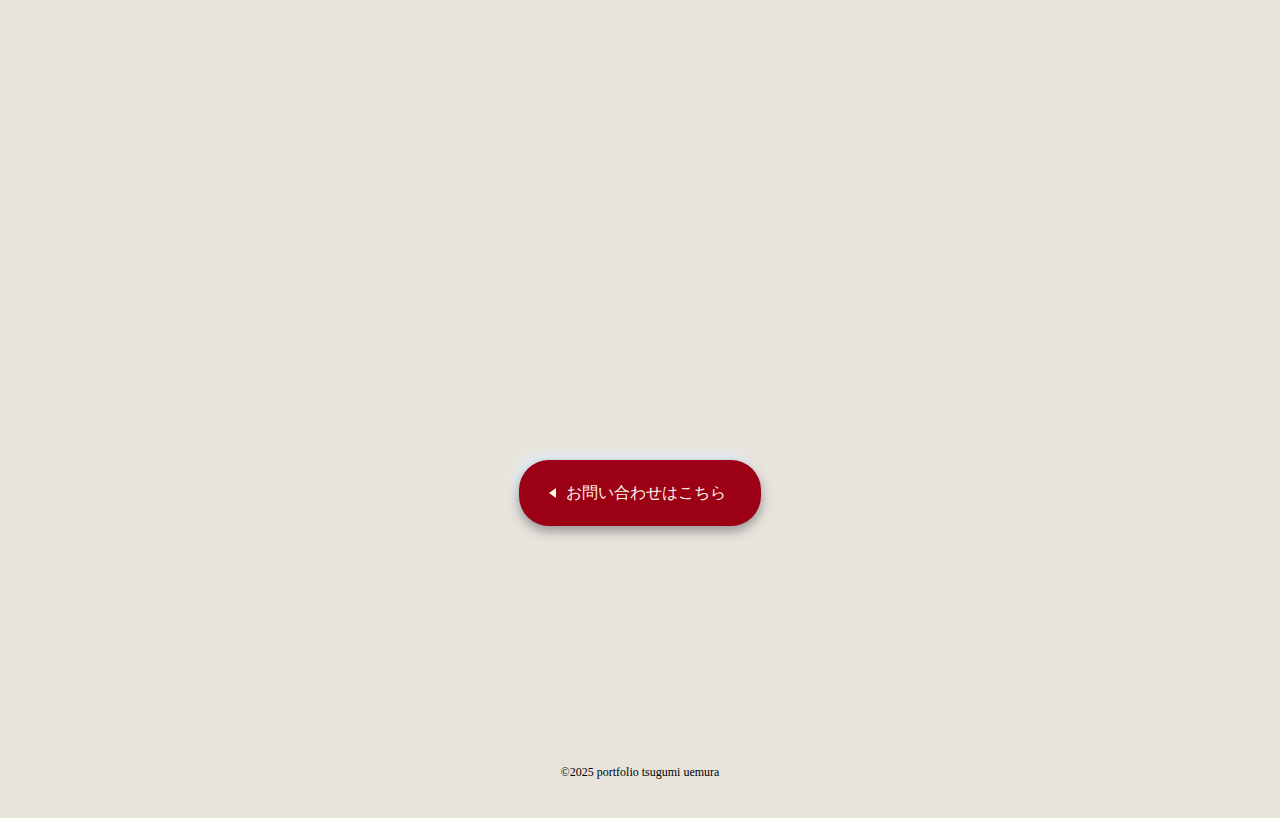
<file: portfolio.html>
<!DOCTYPE html>
<html lang="ja">

<head>
    <meta charset="UTF-8">
    <meta name="viewport" content="width=device-width, initial-scale=1.0">
    <title>ABOUT</title>
    <link rel="icon" href="./favicon.io/favicon.ico">
    <link rel="apple-touch-icon" href="./favicon.io/apple-touch-icon.png">
    <link rel="preconnect" href="https://fonts.googleapis.com">
    <link rel="preconnect" href="https://fonts.gstatic.com" crossorigin>
    <link href="https://fonts.googleapis.com/css2?family=Zen+Old+Mincho&display=swap" rel="stylesheet">
    <link rel="stylesheet" href="./css/reset.css">
    <link rel="stylesheet" href="./css/style.css">
    <script src="https://ajax.googleapis.com/ajax/libs/jquery/3.7.1/jquery.min.js"></script>
    <script src="./jquery.inview.min.js"></script>
</head>

<body>
    <div class="sidebar">

        <div class="icon">
            <img src="images/svg_aikonn.svg" alt="アイコン">
        </div>


        <nav class="side-menu">
            <ul>
                <li><a href="index.html">home</a></li>
                <li><a href="about.html">about</a></li>
                <li><a href="works.html">work</a></li>
                <li><a href="#contact">contact</a></li>
            </ul>
        </nav>

        <div class="sp-btn">
            <span></span>
        </div>

        <nav class="sp-menu">
            <ul>
                <li><a href="index.html">home</a></li>
                <li><a href="about.html">about</a></li>
                <li><a href="works.html">work</a></li>
                <li><a href="#contact">contact</a></li>
            </ul>
        </nav>
    </div>
    <section id="work-workers">

        <h2>WORK</h2>
        <div class="pasocon  inview fadeUp">
            <img src="images/1xpng_pasokon.png" alt="パソコン">

            <div class="workers_inner">
                <img src="images/workers_pc.jpg" alt="workersパソコン">
            </div>

            <div class="sumaho  inview fadeUp">
                <img src="images/1xjpg_sumaho.png" alt="スマホ">

                <div class="workers_sumaho_inner">
                    <img src="images/workers_sp.jpg" alt="workwrsスマホの中身">
                </div>

            </div>
        </div>

        <div class="work-name inview fadeUp delay1">
            <span class="square"></span>
            <p>コワーキングスペース <br>「WORKERS」LP型コーポレートサイト</p>
        </div>

        <dl class="work-info inview fadeUp delay2">
            <div>
                <dt>カテゴリ</dt>
                <dd>ランディングページ</dd>
            </div>

            <div>
                <dt>担当範囲</dt>
                <dd>デザイン</dd>
            </div>

            <div>
                <dt>使用ツール</dt>
                <dd>Adobe Illustrator</dd>
            </div>

            <div>
                <dt>制作期間</dt>
                <dd>2週間程度</dd>
            </div>

            <div>
                <dt>制作ポイント</dt>
                <dd>10周年を機にWEBサイトをリニューアル。<br>
                    10～50代女性をターゲットにSNSから顧客獲得を目指す。<br>
                    コーポレートカラーのピンクを基調とし、<br>
                    余白を持たせ、全体的に<br>
                    シンプルにおしゃれに、お店の雰囲気が伝わるデザインに仕上げました。</dd>
            </div>
        </dl>

        <div class="otoiawase-btn_info">
            <a href="index.html #contact" class="otoiawase">お問い合わせはこちら</a>
        </div>

    </section>
    <a class="pagetop" href="#" aria-label="ページの先頭へ戻る">
        <span class="pagetop_mark" aria-hidden="true"></span>
        <span class="pagetop_text">PAGE TOP</span>
    </a>
    <footer class="footer2">
        <p>©2025 portfolio tsugumi uemura</p>
    </footer>

    <script>


        $(function () {
            $('.sp-btn').on('click', function () {
                $('.sp-btn').toggleClass('open');
                $('.sp-menu').fadeToggle('open')
            });
        });
        // scroitop*スクロール量求められる。

        $(function () {
            $(".inview").on("inview", function (event, isInView) {
                if (isInView) {
                    $(this).stop().addClass("is-show");
                }
            });
        });
    </script>
</body>

</html>
</file>
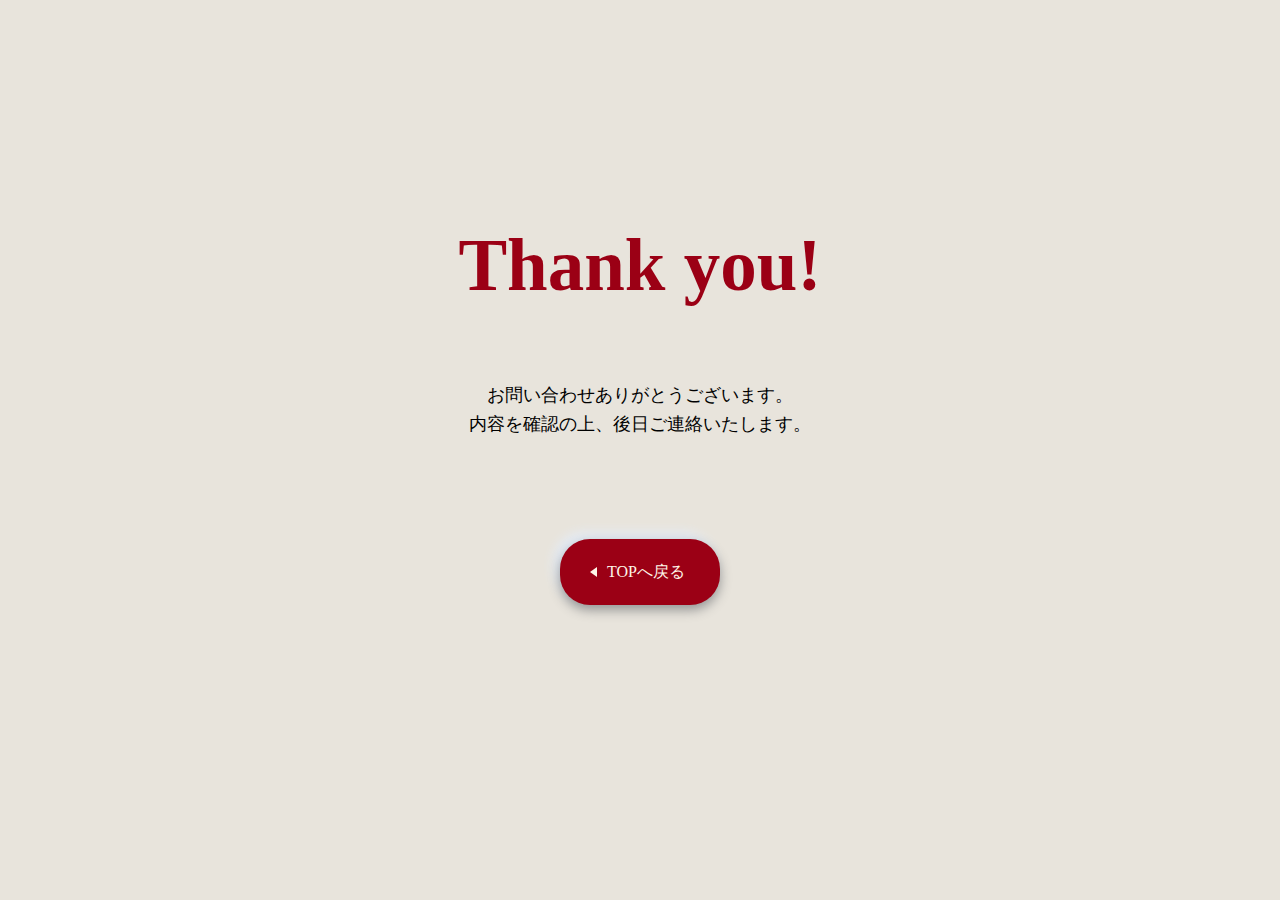
<file: thanks.html>
<!DOCTYPE html>
<html lang="ja">

<head>
    <meta charset="UTF-8">
    <meta name="viewport" content="width=device-width, initial-scale=1.0">
    <title>thanks_page</title>
    <link rel="icon" href="./favicon.io/favicon.ico">
    <link rel="apple-touch-icon" href="./favicon.io/apple-touch-icon.png">
    <link rel="preconnect" href="https://fonts.googleapis.com">
    <link rel="preconnect" href="https://fonts.gstatic.com" crossorigin>
    <link href="https://fonts.googleapis.com/css2?family=Zen+Old+Mincho&display=swap" rel="stylesheet">
    <link rel="stylesheet" href="./css/reset.css">
    <link rel="stylesheet" href="./css/style.css">
</head>

<body>
    <section id="thanks">

        <h2 class="thankyou">Thank you!</h2>
        <p>お問い合わせありがとうございます。<br>
            内容を確認の上、後日ご連絡いたします。</p>



        <div class="return-btn">
            <a href="index.html" class="return">TOPへ戻る</a>
        </div>

    </section>

</body>

</html>
</file>
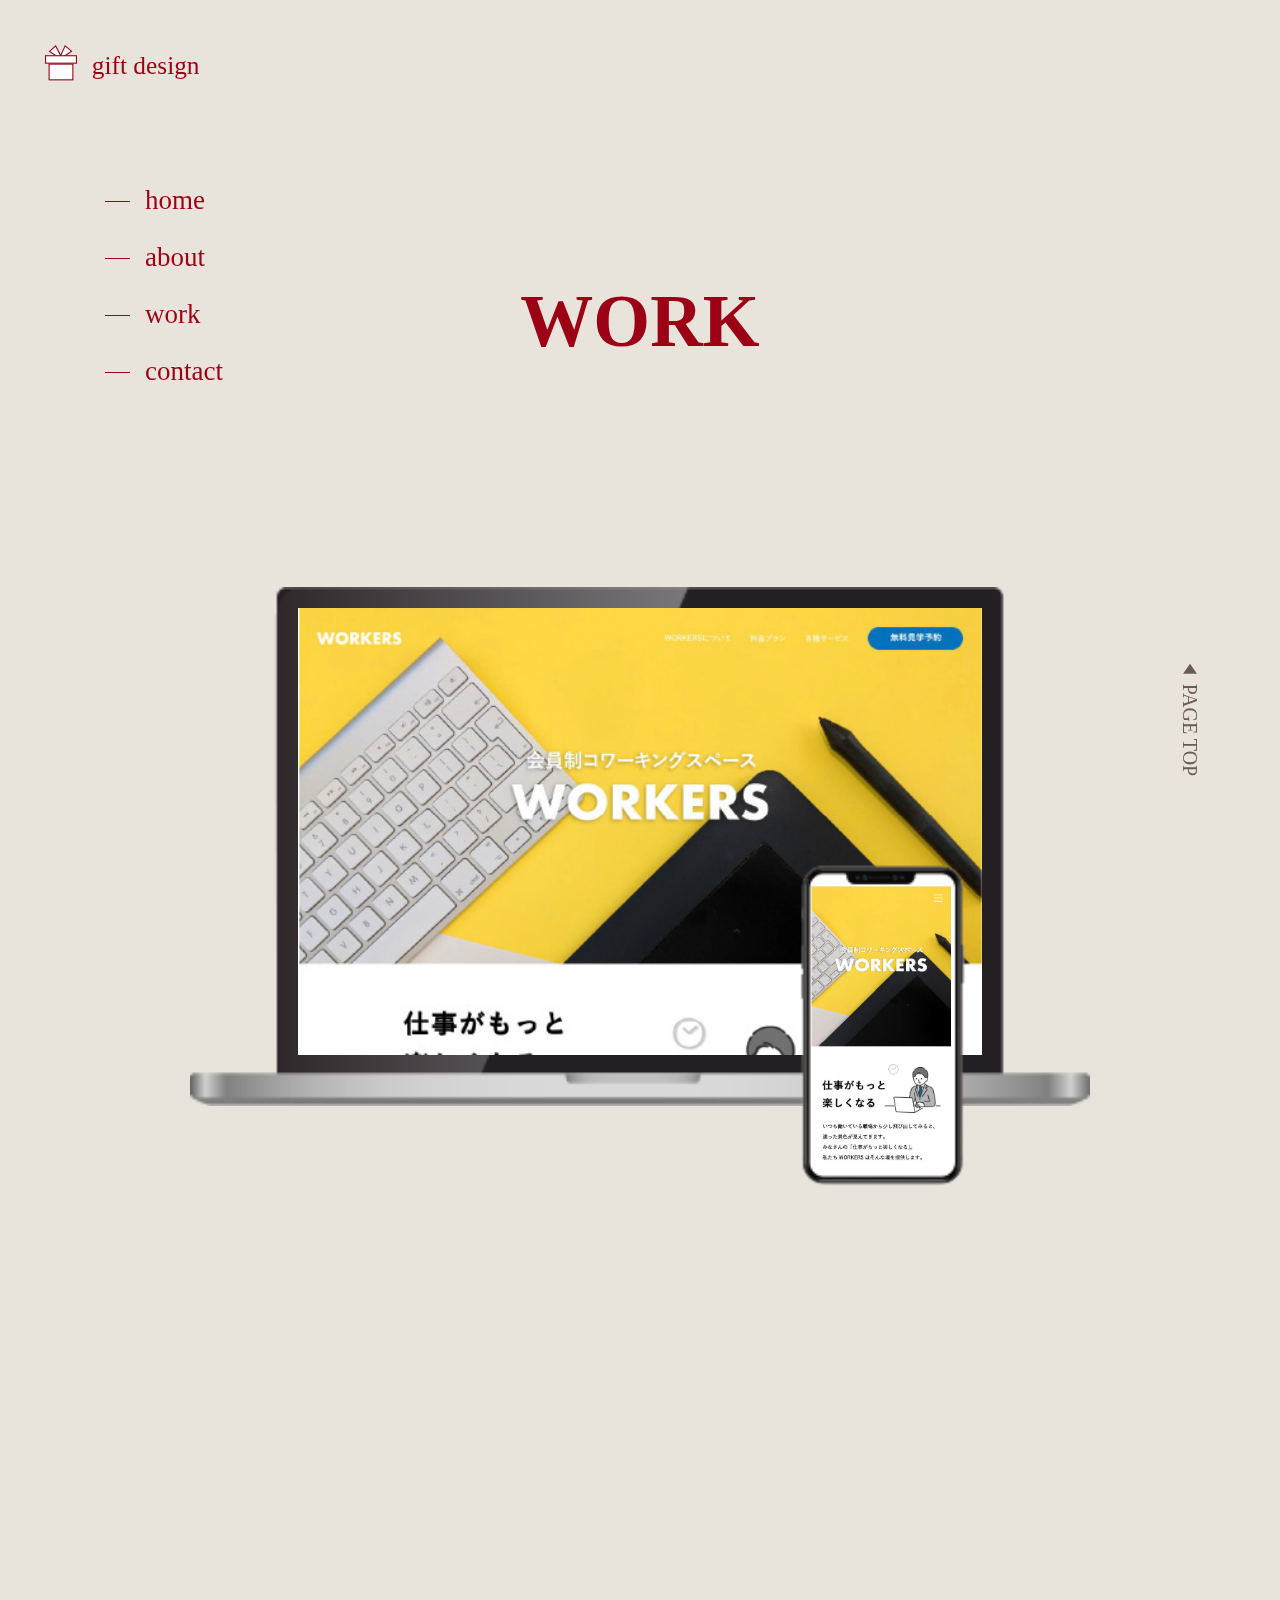
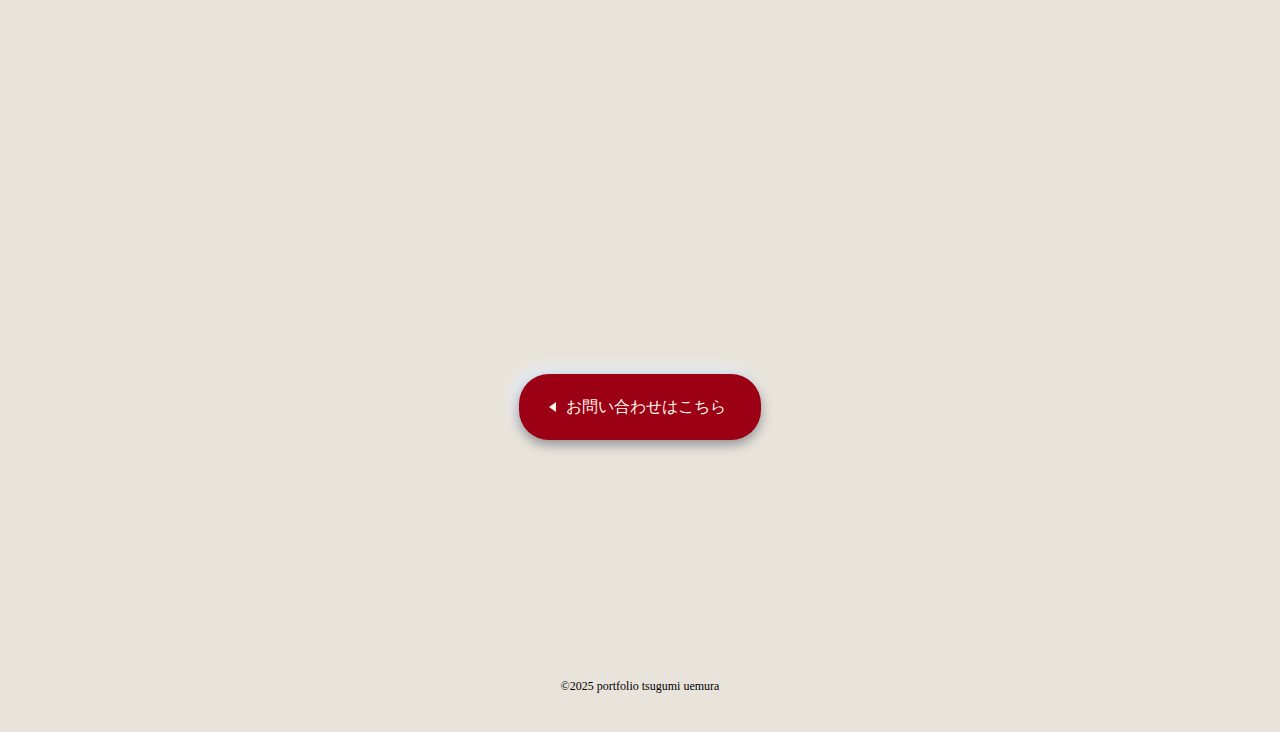
<file: workers.html>
<!DOCTYPE html>
<html lang="ja">

<head>
    <meta charset="UTF-8">
    <meta name="viewport" content="width=device-width, initial-scale=1.0">
    <title>ABOUT</title>
    <link rel="icon" href="./favicon.io/favicon.ico">
    <link rel="apple-touch-icon" href="./favicon.io/apple-touch-icon.png">
    <link rel="preconnect" href="https://fonts.googleapis.com">
    <link rel="preconnect" href="https://fonts.gstatic.com" crossorigin>
    <link href="https://fonts.googleapis.com/css2?family=Zen+Old+Mincho&display=swap" rel="stylesheet">
    <link rel="stylesheet" href="./css/reset.css">
    <link rel="stylesheet" href="./css/style.css">
    <script src="https://ajax.googleapis.com/ajax/libs/jquery/3.7.1/jquery.min.js"></script>
    <script src="./jquery.inview.min.js"></script>
</head>

<body>
    <div class="sidebar">

        <div class="icon">
            <img src="images/svg_aikonn.svg" alt="アイコン">
        </div>


        <nav class="side-menu">
            <ul>
                <li><a href="index.html">home</a></li>
                <li><a href="about.html">about</a></li>
                <li><a href="works.html">work</a></li>
                <li><a href="#contact">contact</a></li>
            </ul>
        </nav>

        <div class="sp-btn">
            <span></span>
        </div>

        <nav class="sp-menu">
            <ul>
                <li><a href="index.html">home</a></li>
                <li><a href="about.html">about</a></li>
                <li><a href="works.html">work</a></li>
                <li><a href="#contact">contact</a></li>
            </ul>
        </nav>
    </div>
    <section id="work-workers">

        <h2>WORK</h2>
        <div class="pasocon  inview fadeUp">
            <img src="images/1xpng_pasokon.png" alt="パソコン">

            <div class="workers_inner">
                <img src="images/workers_pc.jpg" alt="workersパソコン">
            </div>

            <div class="sumaho  inview fadeUp">
                <img src="images/1xjpg_sumaho.png" alt="スマホ">

                <div class="workers_sumaho_inner">
                    <img src="images/workers_sp.jpg" alt="workwrsスマホの中身">
                </div>

            </div>
        </div>

        <div class="work-name inview fadeUp delay1">
            <span class="square"></span>
            <p>コワーキングスペース <br>「WORKERS」LP型コーポレートサイト</p>
        </div>

        <dl class="work-info inview fadeUp delay2">
            <div>
                <dt>カテゴリ</dt>
                <dd>ランディングページ</dd>
            </div>

            <div>
                <dt>担当範囲</dt>
                <dd>デザインのトレース</dd>
            </div>

            <div>
                <dt>使用ツール</dt>
                <dd>Adobe Illustrator</dd>
            </div>

            <div>
                <dt>制作期間</dt>
                <dd>2週間程度</dd>
            </div>

            <div>
                <dt>制作ポイント</dt>
                <dd>レイヤーの整数、フォントの統一、数値の精度、ガイド線を活用し、<br>コーディングに配慮して作成しました。</dd>
            </div>
        </dl>

        <div class="otoiawase-btn_info">
            <a href="index.html #contact" class="otoiawase">お問い合わせはこちら</a>
        </div>

    </section>
    <a class="pagetop" href="#" aria-label="ページの先頭へ戻る">
        <span class="pagetop_mark" aria-hidden="true"></span>
        <span class="pagetop_text">PAGE TOP</span>
    </a>
    <footer class="footer2">
        <p>©2025 portfolio tsugumi uemura</p>
    </footer>

    <script>


        $(function () {
            $('.sp-btn').on('click', function () {
                $('.sp-btn').toggleClass('open');
                $('.sp-menu').fadeToggle('open')
            });
        });
        // scroitop*スクロール量求められる。

        $(function () {
            $(".inview").on("inview", function (event, isInView) {
                if (isInView) {
                    $(this).stop().addClass("is-show");
                }
            });
        });
    </script>
</body>

</html>
</file>
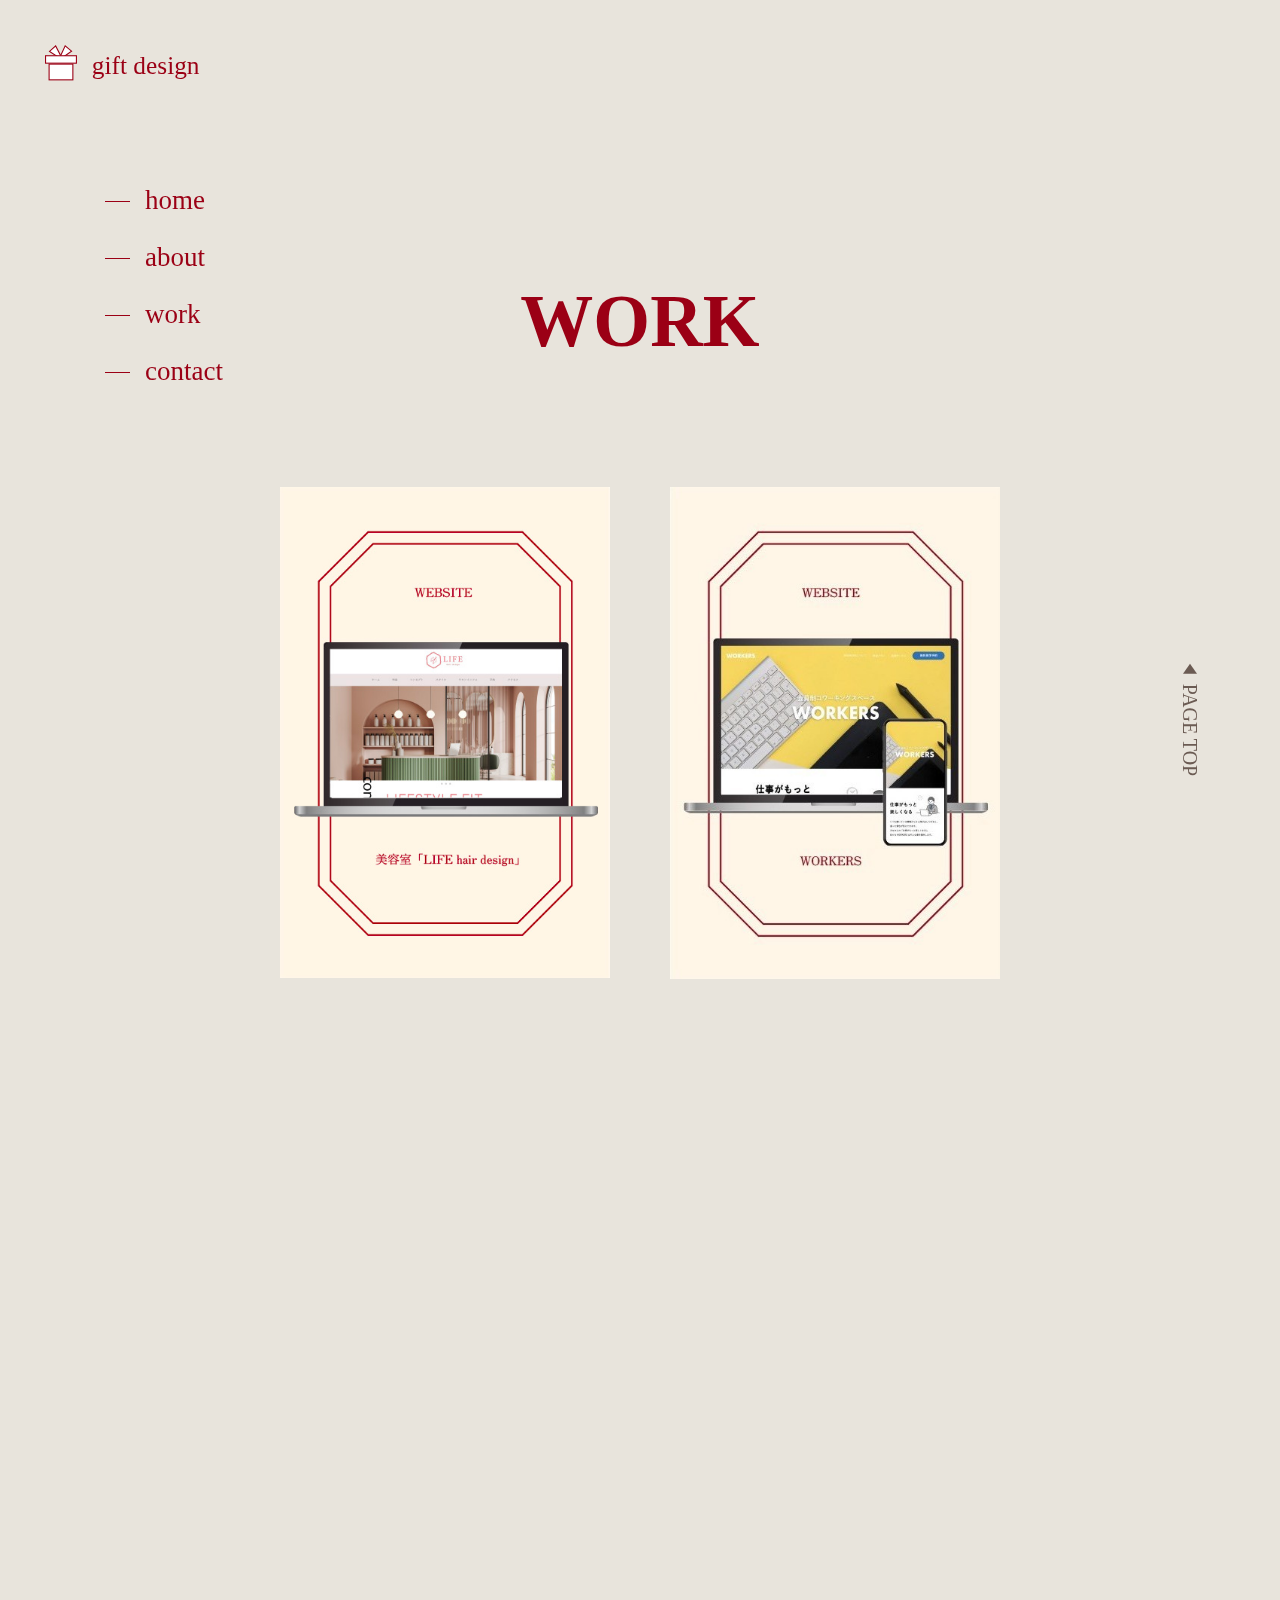
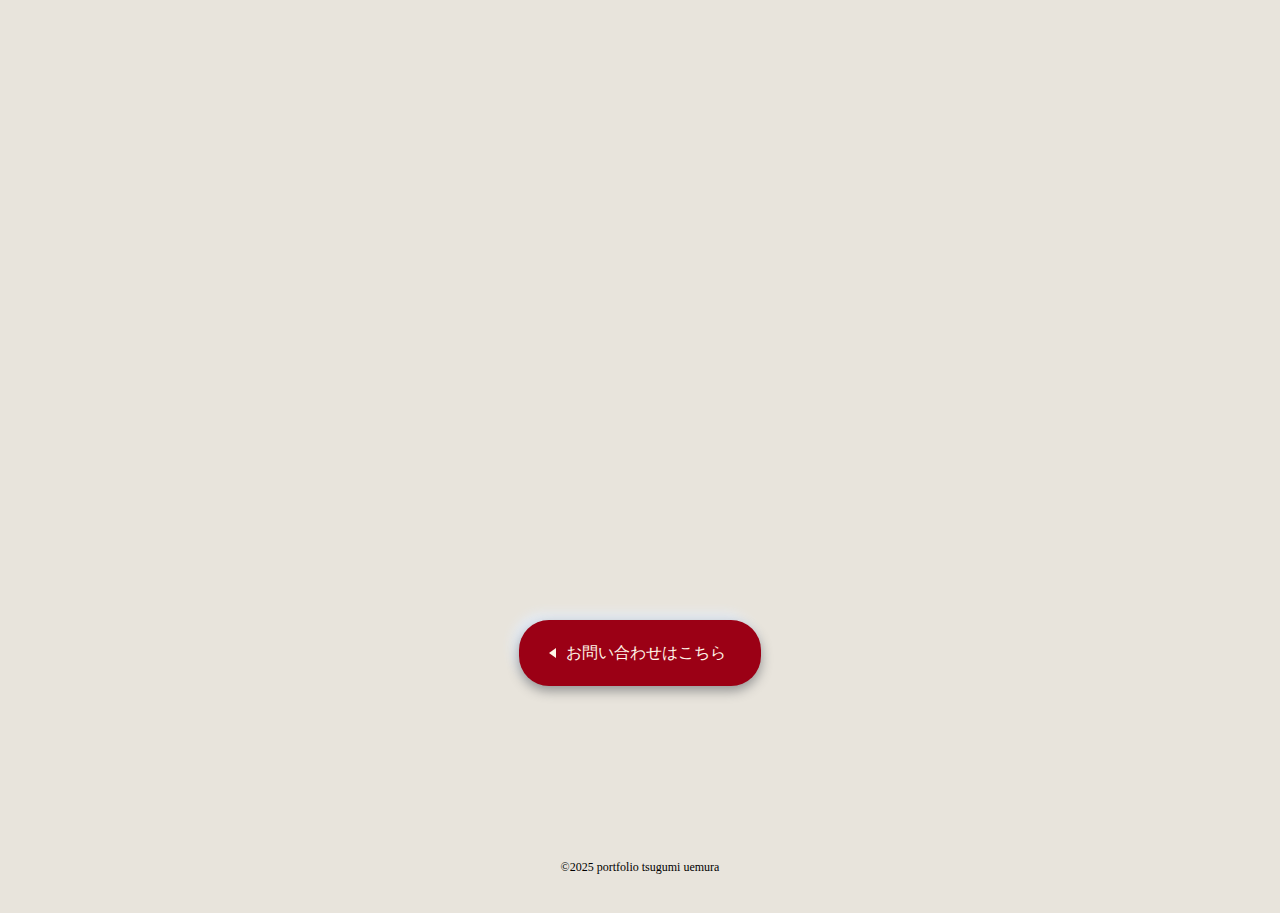
<file: works.html>
<!DOCTYPE html>
<html lang="ja">

<head>
    <meta charset="UTF-8">
    <meta name="viewport" content="width=device-width, initial-scale=1.0">
    <title>ABOUT</title>
    <link rel="icon" href="./favicon.io/favicon.ico">
    <link rel="apple-touch-icon" href="./favicon.io/apple-touch-icon.png">
    <link rel="preconnect" href="https://fonts.googleapis.com">
    <link rel="preconnect" href="https://fonts.gstatic.com" crossorigin>
    <link href="https://fonts.googleapis.com/css2?family=Zen+Old+Mincho&display=swap" rel="stylesheet">
    <link rel="stylesheet" href="./css/reset.css">
    <link rel="stylesheet" href="./css/style.css">
    <script src="https://ajax.googleapis.com/ajax/libs/jquery/3.7.1/jquery.min.js"></script>
    <script src="./jquery.inview.min.js"></script>
</head>

<body>
    <div class="sidebar">

        <div class="icon">
            <img src="images/svg_aikonn.svg" alt="アイコン">
        </div>


        <nav class="side-menu">
            <ul>
                <li><a href="index.html">home</a></li>
                <li><a href="about.html">about</a></li>
                <li><a href="works.html">work</a></li>
                <li><a href="index.html#contact">contact</a></li>
            </ul>
        </nav>

        <div class="sp-btn">
            <span></span>
        </div>

        <nav class="sp-menu">
            <ul>
                <li><a href="index.html">home</a></li>
                <li><a href="about.html">about</a></li>
                <li><a href="works.html">work</a></li>
                <li><a href="index.html#contact">contact</a></li>
            </ul>
        </nav>
    </div>

    <section id="work">
        <h2 class="section-title  inview fadeUp delay1">WORK</h2>

        <div class="work-list">

            <div class="work-item item1 inview fadeUp delay2">
                <a href="biyousitu.html"><img src="images/1xjpg_1.jpg" alt="美容室"></a>
            </div>

            <div class="work-item item2 inview fadeUp delay2">
                <a href="workers.html"><img src="images/1xjpg_2.jpg" alt="ワーカー"></a>
            </div>

            <div class="work-item item1 inview fadeUp delay3">
                <a href="cafe.html"><img src="images/1xjpg_3.jpg" alt="カフェ"></a>
            </div>

            <div class="work-item item2 inview fadeUp delay3">
                <a href="ice.html"><img src="images/1xjpg_1xjpg_4.jpg" alt="アイスクリームの"></a>
            </div>

            <div class="work-item item1 inview fadeUp delay4">
                <a href="ba-ga.html"><img src="images/1xjpg_5.jpg" alt="ハンバーガー"></a>
            </div>

            <div class="work-item item2 inview fadeUp delay4">
                <a href="gakuwari.html"><img src="images/1xjpg_6.jpg" alt="学割">
                </a>
            </div>

        </div>
    </section>

    <div class="otoiawase-btn">
        <a href="index.html #contact" class="otoiawase">お問い合わせはこちら</a>
    </div>
    <a class="pagetop" href="#" aria-label="ページの先頭へ戻る">
        <span class="pagetop_mark" aria-hidden="true"></span>
        <span class="pagetop_text">PAGE TOP</span>
    </a>
    <footer class="footer2">
        <p>©2025 portfolio tsugumi uemura</p>
    </footer>

    <script>
        document.addEventListener("DOMContentLoaded", () => {
            const items = document.querySelectorAll(".work-item");

            const observer = new IntersectionObserver(
                (entries) => {
                    entries.forEach(entry => {
                        if (entry.isIntersecting) {
                            entry.target.classList.add("is-show");
                            observer.unobserve(entry.target); // 1回だけ
                        }
                    });
                },
                {
                    threshold: 0.2
                }
            );

            items.forEach(item => {
                observer.observe(item);
            });
        });


        $(function () {
            $('.sp-btn').on('click', function () {
                $('.sp-btn').toggleClass('open');
                $('.sp-menu').fadeToggle('open')
            });
        });
        // scroitop*スクロール量求められる。
        $(function () {
            $(".inview").on("inview", function (event, isInView) {
                if (isInView) {
                    $(this).stop().addClass("is-show");
                }
            });
        });
    </script>

</body>

</html>
</file>
<file: css/style.css>
@charset "utf-8";

body {
    background: #e8e4dc;
    overflow-x: hidden;
}

.ribbon {
    position: fixed;
    top: 20px;
    left: 0;
    right: 0;
    pointer-events: none;
    z-index: 1;
}


.ribbon img {
    display: block;
    width: 100%;
}

.ribbon {
    animation: floatRibbon 6s ease-in-out infinite;
}

/* フェード・表示用（親） */
.ribbon {
    opacity: 0;
    transition: 2s;
}

.ribbon.is-show {
    opacity: 1;
}

.ribbon-inner {
    animation: floatRibbon 6s ease-in-out infinite;
}

/* 浮遊*/
@keyframes floatRibbon {
    0% {
        transform: translateY(0);
    }

    50% {
        transform: translateY(-12px);
    }

    100% {
        transform: translateY(0);
    }
}

.sidebar {
    position: fixed;
    top: 45px;
    left: 45px;
    width: 240px;
    transition: 0.8s;
    z-index: 100;
}

.icon {
    width: 13vw;
    display: block;
    margin-bottom: 105px;
}

.side-menu {
    margin-top: 100px;
    margin-left: 100px;
    font-size: 27px;
    color: #9b0015;
}

.side-menu a {
    text-decoration: none;
}

.side-menu ul {
    list-style: none;
}

.side-menu li {
    margin-bottom: 30px;
    font-size: 27px;
    position: relative;
}

.side-menu li::before {
    content: "";
    position: absolute;
    background: #9b0015;
    top: 50%;
    left: -40px;
    width: 25px;
    height: 1px
}

.sp-btn,
.sp-menu {
    display: none;
}

.gift {
    width: 53%;
    margin-top: 40%;
    margin-left: 30%;
}

.fadeIn {
    opacity: 0;
    transition: 2s;
}

.fadeIn.is-show {
    opacity: 1;
}

.top {
    width: 49%;
    margin-left: auto;
    padding-bottom: 130px;
}

.main {
    font-size: 52px;
    line-height: 1.6;
    color: #9b0015;
}

.br-sp {
    display: none;
}

.fadeIn_right {
    opacity: 0;
    transform: translate(50%, 0);
    transition: 2s;
}

.fadeIn_right.is-show {
    transform: translate(0, 0);
    opacity: 1;
}

.delay1 {
    transition-delay: 1.5s;
}

.delay2 {
    transition-delay: 3.0s;
}

.sub {
    font-size: 23px;
    line-height: 1.7;
    color: #9b0015;
    width: 70%;
    margin-left: auto;
    padding-top: 90px;
}

#ABOUT {
    background: #d6cfc4;
}

h2 {
    text-align: center;
    font-size: 73px;
    line-height: 1.8;
    color: #9b0015;
}

.ABOUT {
    padding-top: 120px;
    padding-bottom: 105px;
    margin: 0 auto;
}

.fadeUp {
    opacity: 0;
    transform: translateY(20px);
    transition: 1.5s ease;
}

.fadeUp.is-show {
    opacity: 1;
    transform: translateY(0);
}

.about-wrap {
    max-width: 470px;
    width: 40%;
    margin: 0 auto;
    position: relative;

}

.about1 {
    position: absolute;
    right: 100%;
    top: -15%;
    transform: translate(-30px);
}

.photo {
    box-sizing: border-box;
    padding: 75px 70px;
    border: solid 1px #9b0015;
    border-radius: 25%;

}

.photo img {
    display: block;
    width: 100%;
    max-width: 330px;
    margin: 0 auto;
    border-radius: 58px;
}


@keyframes photoReveal {

    from {
        --p: 0%;
    }

    to {
        --p: 100%;
    }

}

.uemura {
    font-size: 51px;
    line-height: 1.3;
    color: #9b0015;
}

.name {
    font-size: 16px;
    line-height: 3.1;
    color: #9b0015;
}

.birthday,
.kyoto {
    font-size: 26px;
    line-height: 1.8;
    color: #9b0015;
}

.syoukai {
    font-size: 18px;
    line-height: 1.8;
    color: #9b0015;
    position: absolute;
    left: 110%;
    top: 38%;
    transform: translate(50px);
    width: 52%;

}


.delay1 {
    transition-delay: 0s;
}

.delay2 {
    transition-delay: 0.6s;
}

.delay3 {
    transition-delay: 0.9s;
}

.delay4 {
    transition-delay: 1.3s;
}

.delay4 {
    transition-delay: 1.6s;
}

.view-btn {
    display: flex;
    justify-content: flex-end;
    padding: 100px 230px 115px 0;
    cursor: pointer;
}

.view-more {
    transition:
        transform 0.35s ease,
        box-shadow 0.35s ease;
}

.view-more:hover {
    transform: translateY(-4px);
    box-shadow:
        0 10px 20px rgba(155, 0, 21, 0.25);
}

.view-more:active {
    transform: translateY(0);
}

.view-more {
    position: relative;
    display: inline-flex;
    align-items: center;
    justify-content: center;
    padding: 0 65px 0 50px;
    height: 66px;
    box-sizing: border-box;
    background: #9b0015;
    color: #fff6e8;
    font-size: 24px;
    text-decoration: none;
    border-radius: 30px;
    box-shadow: 0px 5px 12px #949494, -6px -6px 12px #e4edf9;
}

.view-more::after {
    content: "";
    position: absolute;
    right: 30px;
    width: 0;
    height: 0;
    border-top: 5px solid transparent;
    border-bottom: 5px solid transparent;
    border-left: 7px solid #fff6e8;

}

.WORK {
    padding-top: 125px;
    padding-bottom: 105px;
}

.swiper-wrapper {
    width: 100%;
    height: auto;
}

.swiper-slide {
    width: 100%;
    transition: scale 0.5s;
    scale: 0.8;
    transition:
        transform 0.6s cubic-bezier(0.22, 1, 0.36, 1),
        box-shadow 0.6s ease;
}

.swiper-slide img {
    width: 100%;
}

.swiper-slide-active {
    scale: 1;
    z-index: 2;
    transform: scale(1.05);
    box-shadow:
        0 30px 60px rgba(0, 0, 0, 0.15);
}

.triangle {
    width: 0;
    height: 0;
}


.nav-btn {
    width: 59px;
    height: 59px;
    border-radius: 50%;
    border: 1px solid rgba(155, 14, 21, 0.6);
    background: transparent;
    display: flex;
    align-items: center;
    justify-content: center;
    cursor: pointer;
}

.work-nav {
    width: 100%;
    display: flex;
    justify-content: center;
    align-items: center;
    gap: 30px;
    margin-top: 77px;
}

.work-lines {
    display: flex;
    align-items: center;
    gap: 30px;
}

.work-lines .line {
    width: 70px;
    height: 1.5px;
    background: #949494;
}

.work-lines .line.is-active {
    background: #9b0015;
    opacity: 1;
}

.triangle.left {
    border-top: 8px solid transparent;
    border-bottom: 8px solid transparent;
    border-right: 12px solid #9b0015;
}

.triangle.right {
    border-top: 8px solid transparent;
    border-bottom: 8px solid transparent;
    border-left: 12px solid #9b0015;
}

.view-btn2 {
    display: flex;
    justify-content: center;
    padding-top: 80px;
    padding-bottom: 135px;
}

#contact {
    background: #d6cfc4;
    padding-top: 135px;
    padding-bottom: 190px;
}

.contact-sub {
    text-align: center;
    color: #c94b4b;
    margin-top: 8px;
    margin-bottom: 60px;
}

.contact-form {
    width: 545px;
    margin: 0 auto;
}

.form-row {
    display: flex;
    align-items: center;
    margin-bottom: 28px;
    gap: 40px;
}

.form-row label {
    width: 160px;
    color: #c94b4b;
    font-size: 20px;
    text-align: center;
}

.form-row input,
.form-row textarea {
    flex: 2;
    padding: 12px 16px;
    border-radius: 10px;
    border: 1px solid #9b0015;
    font-size: 14px;
    background: #fff;
}


.form-row textarea {
    height: 140px;
    resize: none;
}

input::placeholder,
textarea::placeholder {
    color: #ddcccc;
}


.view-btn3 {
    display: flex;
    justify-content: center;
    margin-top: 70px;
}

.view-more.sousin {
    position: relative;
    display: inline-flex;
    align-items: center;
    justify-content: center;
    padding: 0 65px 0 50px;
    height: 66px;
    box-sizing: border-box;
    background: #9b0015;
    color: #fff6e8;
    font-size: 16px;
    text-decoration: none;
    border-radius: 40px;
    box-shadow: 0px 5px 12px #949494, -6px -6px 12px #e4edf9;
}

html {
    scroll-behavior: smooth;
}

.pagetop {
    position: fixed;
    right: 70px;
    top: 80%;
    transform: translateY(-50%);
    z-index: 100;
    display: flex;
    flex-direction: column;
    align-items: center;
    gap: 10px;
    text-decoration: none;
    color: #6b5b53;
    font-size: 20px;
}

.pagetop_text {
    writing-mode: vertical-rl;
    text-orientation: mixed;
    line-height: 1;
}

.pagetop_mark {
    width: 0;
    height: 0;
    border-left: 7px solid transparent;
    border-right: 7px solid transparent;
    border-bottom: 10px solid #6b5b53;
}

.pagetop:hover {
    opacity: 0.75;
}


footer {
    background: #d6cfc4;
    text-align: center;
    font-size: 12px;
    padding: 40px 0;
}


/* ===== ABOUT ===== */
#about {
    margin-top: 20%;
}

.section-sub {
    text-align: center;
    padding-top: 10px;
    padding-bottom: 170px;
    color: #666666;
}

.about-profile {
    display: flex;
    justify-content: center;
    gap: 60px;
}


.profile-text p {
    font-size: 20px;
    color: #666666;
}

.profile-text1 {
    padding-top: 58px;
    padding-bottom: 25px
}

.profile-text2 {
    padding-bottom: 25px;
}


.about-message {
    max-width: 745px;
    margin: 0 auto;
    padding-top: 200px;
    padding-bottom: 120px;
    color: #666666;
    font-size: 26px;
    line-height: 1.7;
}

/* ===== SKILL ===== */

.skill-list {
    display: flex;
    justify-content: center;
    gap: 160px;
    margin-bottom: 200px;
}

.skill-item {
    text-align: center;
}

.skill-item img {
    width: 200px;
    max-width: 100%;
    margin-bottom: 60px;
}

.skill-item h3 {
    margin-bottom: 30px;
    font-size: 22px;
    color: #666666;
}

.skill-item p {
    font-size: 22px;
    color: #666666;
}

.otoiawase-btn {
    display: flex;
    justify-content: center;
    padding-bottom: 135px;
}

.otoiawase {
    position: relative;
    display: inline-flex;
    align-items: center;
    justify-content: center;
    padding: 0 35px 0 47px;
    height: 66px;
    box-sizing: border-box;
    background: #9b0015;
    color: #fff6e8;
    font-size: 16px;
    text-decoration: none;
    border-radius: 30px;
    box-shadow: 0px 5px 12px #949494, -6px -6px 12px #e4edf9;
}

.otoiawase::before {
    content: "";
    position: absolute;
    left: 30px;
    width: 0;
    height: 0;
    border-top: 5px solid transparent;
    border-bottom: 5px solid transparent;
    border-right: 7px solid #fff6e8;

}

.footer2 {
    background: #e8e4dc;
}




/* ===== WORK ===== */

#work {
    margin-top: 20%;
}

.work-list {
    max-width: 720px;
    margin: 0 auto;
    display: grid;
    grid-template-columns: repeat(2, 1fr);
    gap: 80px 60px;
    padding-top: 100px;
    padding-bottom: 100px;

}

.work-item img {
    width: 100%;
}

/* ===== thanks ===== */

#thanks {
    margin-top: 200px;
}

#thanks p {
    text-align: center;
    font-size: 18px;
    line-height: 1.6;
    padding-top: 50px;
}

.return-btn {
    display: flex;
    justify-content: center;
    padding-top: 100px;
}

.return {
    position: relative;
    display: inline-flex;
    align-items: center;
    justify-content: center;
    padding: 0 35px 0 47px;
    height: 66px;
    box-sizing: border-box;
    background: #9b0015;
    color: #fff6e8;
    font-size: 16px;
    text-decoration: none;
    border-radius: 30px;
    box-shadow: 0px 5px 12px #949494, -6px -6px 12px #e4edf9;
}

.return::before {
    content: "";
    position: absolute;
    left: 30px;
    width: 0;
    height: 0;
    border-top: 5px solid transparent;
    border-bottom: 5px solid transparent;
    border-right: 7px solid #fff6e8;

}

/* ===== biyousitu ===== */
#work-biyousitu {
    text-align: center;
    margin-top: 20%;
}

#work-biyousitu h2 {
    margin-bottom: 200px;
}


.pasocon {
    max-width: 1000px;
    width: 100%;
    margin: 0 auto;
    display: block;
    position: relative;
    z-index: 1;
}

.pasocon img {
    width: 100%;
}

.biyousitu_inner {
    position: absolute;
    top: 4%;
    left: 11%;
    width: 77%;
    height: 86%;
    overflow-y: scroll;
    z-index: 2;
}

.biyousitu_inner img {
    width: 100%;
}

.work-name {
    display: flex;
    align-items: center;
    justify-content: flex-start;
    gap: 12px;
    margin: 100px auto 50px;
    max-width: 840px;
    font-size: 20px;
}

.br-biyousitu {
    display: none;
}

.square {
    width: 15px;
    height: 15px;
    background: #8b3a3a;
}

.work-info {
    max-width: 840px;
    margin: 0 auto;
    text-align: left;
}

.work-info div {
    display: grid;
    grid-template-columns: 110px 1fr;
    padding: 25px 0;
    border-top: 2px solid #8b3a3a;
}


.work-info dt {
    color: #666666;
    font-size: 18px;
    line-height: 1.8;

}

.work-info dd {
    color: #666666;
    font-size: 16px;
    line-height: 1.8;
}

.otoiawase-btn_info {
    margin-top: 150px;
    margin-bottom: 200px;
}

/* ===== workres ===== */

#work-workers {
    text-align: center;
    margin-top: 20%;
}

#work-workers h2 {
    margin-bottom: 200px;
}


#work-workers .pasocon {
    max-width: 900px;
    z-index: 1;
}

.workers_inner {
    position: absolute;
    top: 4%;
    left: 50%;
    transform: translateX(-50%);
    width: 76%;
    height: 86%;
    overflow-y: scroll;
    z-index: 2;
}

.workers_inner img {
    width: 100%;
}

.sumaho {
    max-width: 400px;
    width: 50%;
    display: block;
    position: relative;
    z-index: 3;
    position: absolute;
    right: 1%;
    bottom: -23%;

}

.sumaho img {
    width: 100%;
}

.workers_sumaho_inner {
    position: absolute;
    top: 15%;
    left: 49.2%;
    transform: translateX(-48%);
    width: 35%;
    height: 70%;
    overflow-y: scroll;
    z-index: 4;
}

.workers_sumaho_inner img {
    width: 100%;
}

.work-name {
    display: flex;
    align-items: center;
    justify-content: flex-start;
    gap: 12px;
    margin: 200px auto 50px;
    max-width: 840px;
    font-size: 20px;
}

.work-name br {
    display: none;
}


.square {
    width: 15px;
    height: 15px;
    background: #8b3a3a;
}

.work-info {
    max-width: 840px;
    margin: 0 auto;
    text-align: left;
}

.work-info div {
    display: grid;
    grid-template-columns: 110px 1fr;
    padding: 25px 0;
    border-top: 2px solid #8b3a3a;
}


.work-info dt {
    color: #666666;
    font-size: 18px;
    line-height: 1.8;

}

.work-info dd {
    color: #666666;
    font-size: 16px;
    line-height: 1.8;
}

.otoiawase-btn_info {
    margin-top: 150px;
    margin-bottom: 200px;
}

/* ===== gakuwari ===== */
.sumaho_viwe {
    max-width: 1000px;
    width: 37%;
    margin: 0 auto;
    display: block;

}

.sumaho_viwe img {
    width: 100%;
}

/* ===== gakuwari ===== */
/* ===== gakuwari ===== */
.sumaho_viwe2 {
    width: 30%;
    display: block;
}

.sumaho_viwe2 img {
    width: 100%;
}

.work_visual {
    display: flex;
    justify-content: center;

    gap: 60px;
    /* スマホ同士の間隔 */
    margin: 80px auto 120px;
}

.sumaho_vive img {
    width: 100%;
    max-width: 260px;
    height: auto;
    display: block;
}

.sumaho_vive:first-child {
    transform: translateY(40px);
}

@media screen and (max-width: 767px) {
    .side-menu {
        display: none;
    }

    .sidebar {
        position: fixed;
        width: 100%;
        top: 0;
        left: 0;
    }

    .sp-btn {
        position: absolute;
        top: 53px;
        right: 25px;
        z-index: 2;
        display: block;
        height: 26px;
        cursor: pointer;
    }

    .sp-btn span {
        display: block;
        width: 44px;
        height: 3px;
        background: #9b0015;
        position: relative;
        top: 10px;
    }

    .sp-btn span::before,
    .sp-btn span::after {
        content: "";
        display: block;
        width: 44px;
        height: 3px;
        background: #9b0015;
        position: absolute;
    }

    .sp-btn span::before {
        bottom: 13px;
    }

    .sp-btn span::after {
        top: 13px;
    }

    .sp-btn.open span {
        background: transparent;
    }

    .sp-btn.open span::before {
        bottom: 0;
        transform: rotate(45deg);
    }

    .sp-btn.open span::after {
        top: 0;
        transform: rotate(-45deg);
    }

    .sp-menu {
        z-index: 1;
        position: absolute;
        top: 0;
        left: 0;
        width: 100%;
        height: 100vh;
        background: rgba(214, 157, 164, 0.7);
    }

    .sp-menu ul li {
        color: #9b0015;
        font-size: 26px;
    }

    .sp-menu ul {
        display: flex;
        flex-direction: column;
        align-items: center;
        justify-content: center;
        height: 100%;
        gap: 50px;
    }

    .ribbon {
        position: absolute;
        top: 50px;
        width: 100%;
    }

    .icon {
        width: 42vw;
        display: block;
        margin-bottom: 0px;
        padding: 53px 0 0 23px;
    }


    .gift {
        width: 59%;
        margin-top: 50%;
        margin-left: 80px;
    }

    .main {
        font-size: 33px;
        line-height: 1.5;
        margin-left: 10%;
        padding-top: 70px;
    }

    .br-sp {
        display: block;
    }

    .sub {
        font-size: 14px;
        line-height: 1.8;
        width: 70%;
        margin-left: 80px;
        padding-top: 30px;
    }

    .top {
        width: 100%;
        margin-left: 0;
        padding-bottom: 60px;
    }

    h2 {
        font-size: 27px;
        line-height: 1.7;
    }

    .ABOUT {
        padding-top: 40px;
        padding-bottom: 50px;
        margin: 0 auto;
    }

    .about-wrap {
        width: 100%;
        margin: 0 auto;
        position: static;
        display: flex;
        flex-direction: column;
        align-items: center;
    }

    .about1 {
        position: static;
        right: 0;
        order: 2;
        padding-top: 40px;
        padding-right: 26%;
    }

    .photo {
        padding: 36px 33px;
        border-radius: 55px;
        order: 1;
    }

    .photo img {
        display: block;
        width: 100%;
        max-width: 155px;
        margin: 0 auto;
        border-radius: 30px;
    }

    .uemura {
        font-size: 33px;
        line-height: 0.9;
        padding-bottom: 20px;
    }

    .name {
        font-size: 12px;
        line-height: 2.3;
        padding-bottom: 20px
    }

    .birthday,
    .kyoto {
        font-size: 16px;
        line-height: 1.8;
    }

    .syoukai {
        font-size: 14px;
        bottom: 0;
        left: 0;
        width: 196px;
        position: static;
        order: 3;
        padding-left: 40%;
        margin-top: -105px;
    }

    .view-btn {
        display: flex;
        justify-content: center;
        padding: 100px 0;
        cursor: pointer;
    }

    .view-more {
        justify-content: center;
    }

    .WORK {
        padding-top: 65px;
        padding-bottom: 30px;
    }

    .swiper {
        width: 100%;
        margin: 0 auto;
    }

    .swiper-slide {
        transition: none;
        scale: 1;
        width: auto;
        display: flex;
        justify-content: center;
    }

    .swiper-slide img {
        width: 74%;
        display: block;
        margin: 0 auto;
    }

    .swiper-slide-active {
        scale: 1;
        z-index: 2;
    }

    .triangle {
        width: 0;
        height: 0;
    }


    .nav-btn {
        width: 35px;
        height: 35px;
        z-index: 11;
    }

    .work-nav {
        position: absolute;
        top: 50%;
        left: 0;
        width: 100%;
        transform: translateY(-50%);
        justify-content: space-between;
        margin-top: 0;
        z-index: 10;
    }


    .work-lines {
        display: none;
    }

    .triangle.left {
        border-top: 7px solid transparent;
        border-bottom: 7px solid transparent;
        border-right: 11px solid #9b0015;
    }

    .triangle.right {
        border-top: 7px solid transparent;
        border-bottom: 7px solid transparent;
        border-left: 11px solid #9b0015;
    }

    .view-btn2 {
        display: flex;
        justify-content: center;
        padding-top: 80px;
        padding-bottom: 135px;
    }

    #contact {
        padding-top: 60px;
        padding-bottom: 85px;
    }

    .contact-sub {
        margin-top: 4px;
        margin-bottom: 30px;
        font-size: 12px;
    }

    .contact-form {
        width: 250px;
        margin: 0 auto;
    }

    .form-row {
        flex-direction: column;
        align-items: flex-start;
        margin-bottom: 28px;
        gap: 10px;
    }

    .form-row label {
        width: 100%;
        font-size: 14px;
        text-align: left;
    }

    .form-row input,
    .form-row textarea {
        flex: none;
        width: 100%;
        font-size: 12px;
    }


    .form-row textarea {
        height: 70px;
        resize: none;
    }

    .pagetop {
        right: 20px;
        top: 80%;
    }

    /* ===== ABOUT ===== */
    #about {
        margin-top: 30%;
    }


    .section-sub {
        padding-top: 5px;
        padding-bottom: 60px;
        font-size: 12px;
    }

    .about-profile {
        flex-direction: column;
        align-items: center;
    }

    .photo {
        order: 1;
    }

    .photo2 {
        box-sizing: border-box;
        padding: 5% 5%;
        border: solid 1px #9b0015;
        border-radius: 25%;
    }

    .photo2 img {
        display: block;
        width: 41%;
        max-width: 330px;
        margin: 0 auto;
        border-radius: 30px;
    }

    .profile-text {
        position: relative;
        order: 2;
    }

    .profile-text::before,
    .profile-text::after {
        position: absolute;
        left: 50%;
        transform: translateX(-50%);
        content: "";
        display: block;
        width: 200px;
        height: 1px;
        background-color: #8b1e1e;
        margin: 0 auto;
    }

    .profile-text::before {
        top: -24px;
    }

    .profile-text::after {
        bottom: -24px;
    }

    .profile-text p {
        font-size: 12px;
    }

    .profile-text1 {
        padding-top: 0;
        padding-bottom: 0;
    }

    .profile-text2 {
        padding-bottom: 0;
    }


    .about-message {
        max-width: 345px;
        padding-top: 75px;
        padding-bottom: 60px;
        font-size: 12px;
        line-height: 1.8;
        text-align: center;
    }

    /* ===== SKILL ===== */
    .skill {
        padding-top: 120px;
    }

    .skill-list {
        gap: 55px;
        margin-bottom: 100px;
    }

    .skill-item {
        padding-top: 60px;
    }

    .skill-item img {
        width: 90px;
        max-width: 100%;
        margin-bottom: 20px;
    }

    .skill-item h3 {
        margin-bottom: 15px;
        font-size: 12px;
        color: #666666;
    }

    .skill-item p {
        font-size: 12px;
        color: #666666;
    }

    .otoiawase-btn {
        display: flex;
        justify-content: center;
        padding-bottom: 135px;
    }

    .otoiawase {
        position: relative;
        display: inline-flex;
        align-items: center;
        justify-content: center;
        padding: 0 35px 0 47px;
        height: 66px;
        box-sizing: border-box;
        background: #9b0015;
        color: #fff6e8;
        font-size: 16px;
        text-decoration: none;
        border-radius: 30px;
        box-shadow: 0px 5px 12px #949494, -6px -6px 12px #e4edf9;
    }

    .otoiawase::before {
        content: "";
        position: absolute;
        left: 30px;
        width: 0;
        height: 0;
        border-top: 5px solid transparent;
        border-bottom: 5px solid transparent;
        border-right: 7px solid #fff6e8;

    }

    .footer2 {
        background: #e8e4dc;
    }


    /* ===== WORK ===== */
    #work {
        margin-top: 30%;
    }

    .work-list {
        max-width: 100%;
        margin: 0 auto;
        display: grid;
        grid-template-columns: 1fr;
        gap: 80px;
        padding: 60px 20px 0 20px;
    }

    .work-item {
        width: 100%;
        display: block;
        opacity: 0;
        transform: translateY(40px);
        transition:
            opacity 0.8s ease,
            transform 0.8s ease;
    }

    .work-item img {
        width: 49%;
        height: auto;
        display: block;
    }

    .work-item.is-show {
        opacity: 1;
        transform: translateY(0);
    }

    .work-item.item1 img {
        margin-right: auto;
    }

    .work-item.item2 img {
        margin-left: auto;

    }

    /* ===== biyousitu ===== */
    #work-biyousitu {
        text-align: center;

    }

    #work-biyousitu h2 {
        margin-bottom: 85px;
    }



    .biyousitu_inner {
        width: 72%;
        height: 86%;
        left: 14%;
    }

    .biyousitu_inner img {
        width: 100%;
    }

    .work-name {
        display: flex;
        align-items: center;
        justify-content: flex-start;
        gap: 10px;
        margin: 65px auto 10px;
        font-size: 16px;
        line-height: 1.1;
        width: 76%;
    }

    .br-biyousitu {
        display: block;
    }

    .work-name span {
        margin-left: -1rem;
    }

    .square {
        width: 12px;
        height: 29px;
        background: #8b3a3a;

    }


    .work-info {
        max-width: 840px;
        margin: 0 auto;
        text-align: left;
    }

    .work-info div {
        display: grid;
        grid-template-columns: 90px 1fr;
        padding: 20px 0;
        border-top: 1px solid #8b3a3a;
        width: 81%;
        margin: 0 auto;
    }


    .work-info dt {
        color: #666666;
        font-size: 15px;
        line-height: 0;

    }

    .work-info dd {
        color: #666666;
        font-size: 14px;
    }

    .otoiawase-btn_info {
        margin-top: 80px;
        margin-bottom: 70px;
    }

    /* ===== workres ===== */
    .work-name br {
        display: block;

    }

    .pasocon>img {
        width: 94%;
    }

    .workers_inner {
        width: 72%;
    }

    /* ===== gakuwari ===== */
    .pasocon {
        max-width: 1000px;
        width: 100%;
        margin: 0 auto;
        display: block;
        position: relative;
        z-index: 1;
    }

}
</file>
